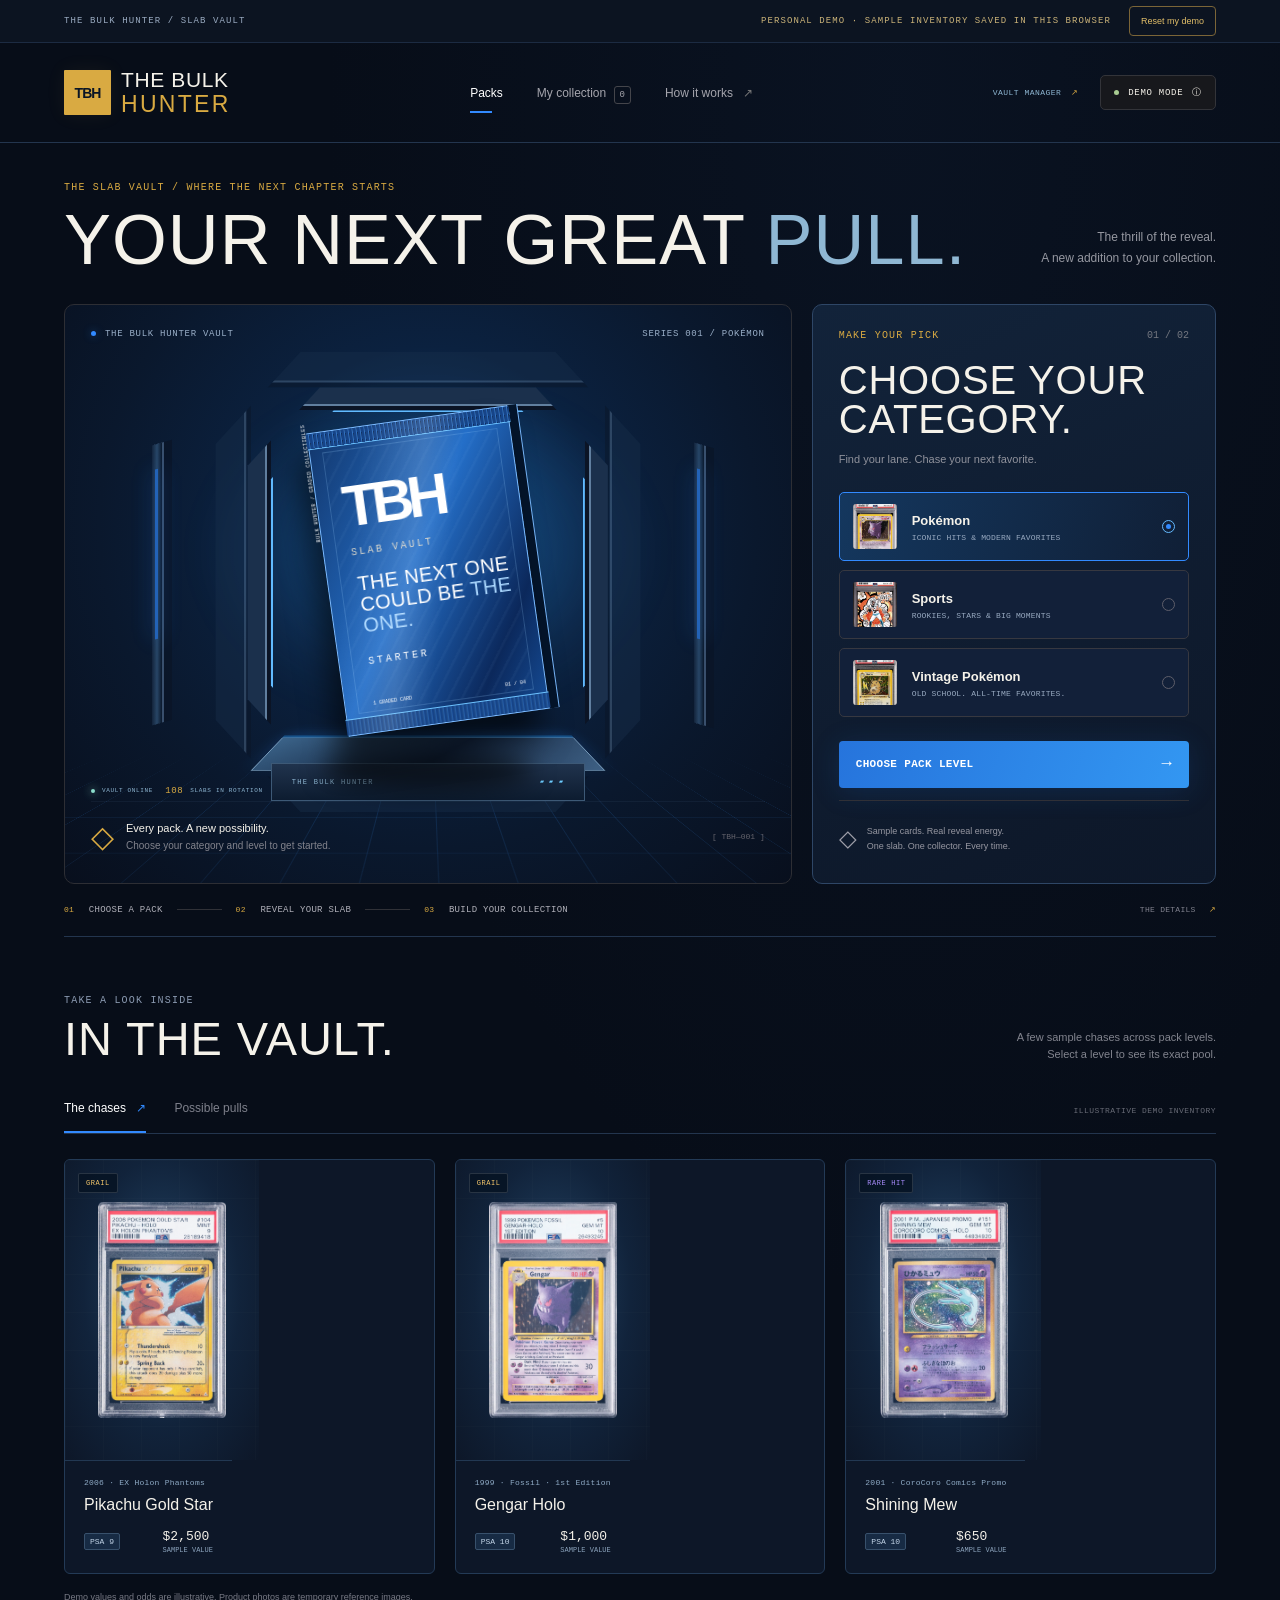
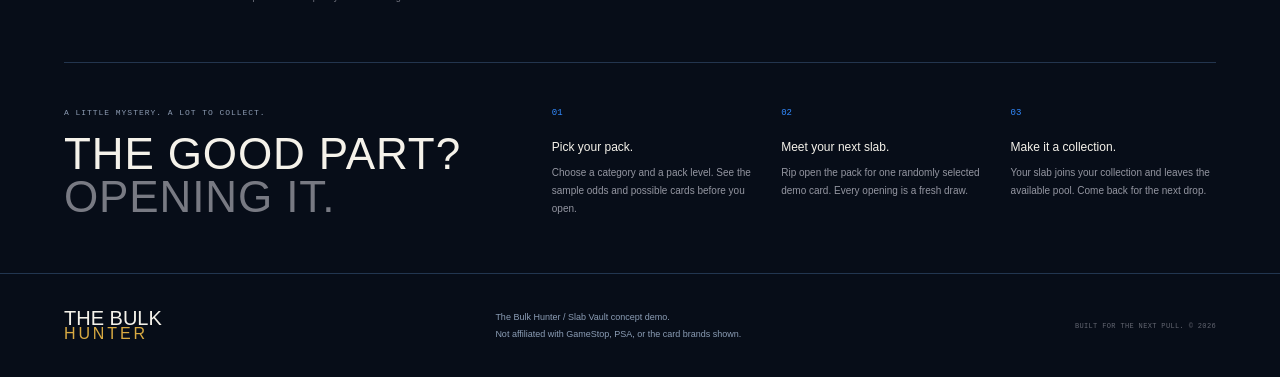
<file: index.html>
<!doctype html>
<html lang="en">
<head>
  <meta name="slab-vault-mode" content="browser-demo">
  <meta charset="utf-8">
  <meta name="viewport" content="width=device-width, initial-scale=1">
  <meta name="theme-color" content="#070d18">
  <meta name="description" content="The Bulk Hunter Slab Vault. Choose your drop, reveal a graded card, and build your collection.">
  <title>The Bulk Hunter — Slab Vault</title>
  <link rel="icon" href="assets/favicon.svg" type="image/svg+xml">
  <link rel="stylesheet" href="styles.css">
  <script type="module" src="app.js"></script>
</head>
<body>
  <a class="skip-link" href="#main">Skip to content</a>
  <div class="announcement"><span>THE BULK HUNTER / SLAB VAULT</span><span class="demo-status" id="demo-mode-label"><i></i> INTERACTIVE DEMO · NO REAL PURCHASES</span><button type="button" id="reset-demo-button" class="browser-reset" hidden>Reset my demo</button></div>
  <header class="site-header">
    <a class="brand" href="#packs" aria-label="The Bulk Hunter home"><span class="brand-mark" aria-hidden="true">TBH</span><span class="brand-type">THE BULK<span>HUNTER</span></span></a>
    <nav aria-label="Main navigation"><a href="#packs" class="nav-link active" data-nav="packs">Packs</a><a href="#collection" class="nav-link" data-nav="collection">My collection <span id="nav-count">0</span></a><button class="nav-link" id="how-button">How it works <span aria-hidden="true">↗</span></button></nav>
    <div class="header-tools"><a href="admin.html" class="manager-link">VAULT MANAGER <span>↗</span></a><button class="demo-pill" id="demo-info"><span class="dot"></span> DEMO MODE <span aria-hidden="true">ⓘ</span></button></div>
  </header>
  <main id="main">
    <section id="shop-view">
      <div class="page-intro"><div><p class="eyebrow">THE SLAB VAULT / WHERE THE NEXT CHAPTER STARTS</p><h1>YOUR NEXT GREAT <span>PULL.</span></h1></div><p class="intro-note">The thrill of the reveal.<br>A new addition to your collection.</p></div>
      <div class="shop-layout">
        <section class="vault-stage" aria-label="Slab pack preview">
          <div class="stage-topline"><span><i class="red-dot"></i> THE BULK HUNTER VAULT</span><span id="stage-code">SERIES 001 / TCG</span></div>
          <div class="stage-grid" aria-hidden="true"></div><div class="stage-light" aria-hidden="true"></div>
          <div class="vault-ring ring-back" aria-hidden="true"></div><div class="vault-ring ring-front" aria-hidden="true"></div>
          <div class="stage-rail rail-left" aria-hidden="true"></div><div class="stage-rail rail-right" aria-hidden="true"></div>
          <div class="pack-shadow" aria-hidden="true"></div>
          <div class="hero-pack" id="hero-pack" aria-hidden="true"><div class="pack-crimp top"></div><div class="pack-side-label">BULK HUNTER / GRADED COLLECTIBLES</div><div class="pack-emblem">TBH<span>SLAB VAULT</span></div><div class="pack-series">THE NEXT ONE<br>COULD BE <em>THE ONE.</em></div><div class="pack-tier" id="pack-tier-name">STARTER</div><div class="pack-footer"><span>1 GRADED CARD</span><span>01 / 04</span></div><div class="pack-crimp bottom"></div><div class="pack-shine"></div></div>
          <div class="pedestal" aria-hidden="true"><div class="pedestal-top"></div><div class="pedestal-front"><span>THE BULK HUNTER</span><b>▰ ▰ ▰</b></div></div>
          <div class="vault-readout"><span class="signal-light"></span><span>VAULT ONLINE</span><strong id="vault-count">—</strong><span>SLABS IN ROTATION</span></div><div class="stage-caption"><span class="caption-icon">◇</span><div><strong>Every pack. A new possibility.</strong><span>Choose your category and level to get started.</span></div><span class="stage-corner">[ TBH—001 ]</span></div>
        </section>
        <aside class="selection-panel" aria-labelledby="selection-heading">
          <div class="panel-header"><p class="eyebrow">MAKE YOUR PICK</p><span id="step-indicator">01 / 02</span></div>
          <div id="category-step"><h2 id="selection-heading">CHOOSE YOUR<br>CATEGORY.</h2><p class="panel-copy">Find your lane. Chase your next favorite.</p><div id="category-list" class="category-list"></div><button class="primary-button" id="continue-button">CHOOSE PACK LEVEL <span>→</span></button></div>
          <div id="tier-step" hidden><button class="back-button" id="back-button">← <span id="selected-category-label">Pokémon</span><span>Change</span></button><h2>CHOOSE YOUR<br>PACK LEVEL.</h2><div id="tier-list" class="tier-list"></div><div class="value-summary"><div><span>Sample value range</span><strong id="value-range"></strong></div><div><span>Cards in this pack</span><strong>1 graded slab</strong></div></div><div class="odds-heading"><span>REVEAL ODDS</span><button class="text-button" id="odds-button">View possible pulls ↗</button></div><div id="odds-list" class="odds-list"></div><button class="primary-button" id="open-button">OPEN A DEMO PACK <span>↗</span></button><p class="demo-caption" id="stock-counter">Connecting to shared inventory</p><p class="demo-caption">Free demo opening · No payment or real prize</p></div>
          <div class="panel-footnote"><span>◇</span><p>Sample cards. Real reveal energy.<br>One slab. One collector. Every time.</p></div>
        </aside>
      </div>
      <div class="trust-strip"><span><b>01</b> CHOOSE A PACK</span><i></i><span><b>02</b> REVEAL YOUR SLAB</span><i></i><span><b>03</b> BUILD YOUR COLLECTION</span><a href="#how-it-works">THE DETAILS <span>↗</span></a></div>
      <section class="inventory-section" aria-labelledby="inventory-heading"><div class="section-heading"><div><p class="eyebrow">TAKE A LOOK INSIDE</p><h2 id="inventory-heading">IN THE VAULT.</h2></div><p id="pool-description">A few of the cards waiting for their next collector.</p></div><div class="inventory-toolbar"><div class="tabs" role="tablist" aria-label="Card preview"><button role="tab" aria-selected="true" id="tab-chases" data-pool="chases">The chases <span>↗</span></button><button role="tab" aria-selected="false" id="tab-all" data-pool="all">Possible pulls</button></div><span class="sample-label">ILLUSTRATIVE DEMO INVENTORY</span></div><div id="card-grid" class="card-grid" role="tabpanel" aria-label="Possible slab cards"></div><p class="image-credit" id="image-credit">Demo values and odds are illustrative. Product photos are temporary reference images.</p></section>
      <section class="how-section" id="how-it-works"><div class="how-title"><p class="eyebrow">A LITTLE MYSTERY. A LOT TO COLLECT.</p><h2>THE GOOD PART?<br><span>OPENING IT.</span></h2></div><div class="how-steps"><article><span>01</span><h3>Pick your pack.</h3><p>Choose a category and a pack level. See the sample odds and possible cards before you open.</p></article><article><span>02</span><h3>Meet your next slab.</h3><p>Rip open the pack for one randomly selected demo card. Every opening is a fresh draw.</p></article><article><span>03</span><h3>Make it a collection.</h3><p>Your slab joins your collection and leaves the available pool. Come back for the next drop.</p></article></div></section>
    </section>
    <section id="collection-view" hidden><div class="collection-heading"><div><p class="eyebrow">YOUR PULLS. YOUR STORY.</p><h1>THE COLLECTION<span>.</span></h1><p id="collection-mode-copy">Every reveal has a place here. Your browser’s collection. Backed by the vault.</p></div><a class="outline-button" href="#packs">OPEN ANOTHER PACK ↗</a></div><div class="collection-stats"><div><span>SLABS REVEALED</span><strong id="collection-total">0</strong></div><div><span>ILLUSTRATIVE TOTAL VALUE</span><strong id="collection-value">$0</strong></div><div><span>RARE + LEGENDARY PULLS</span><strong id="collection-rare">0</strong></div></div><div class="collection-toolbar"><label class="search-box"><span aria-hidden="true">⌕</span><input type="search" id="collection-search" placeholder="Search your collection" aria-label="Search your collection"></label><select id="collection-sort" aria-label="Sort collection"><option value="newest">Newest first</option><option value="value">Highest sample value</option><option value="name">Name A–Z</option></select><button class="outline-button small" id="export-button">EXPORT ↓</button></div><div id="collection-grid" class="card-grid"></div><div class="empty-state" id="collection-empty"><span>◇</span><h2>YOUR FIRST PULL IS WAITING.</h2><p>Open a demo pack and start your collection.</p><a class="primary-button" href="#packs">EXPLORE THE PACKS →</a></div><div class="collection-footer"><p>Demo only. No real purchases, ownership, shipping, or cash value.</p><a href="admin.html" class="text-button">Manage the vault ↗</a></div></section>
  </main>
  <footer class="site-footer"><a class="footer-wordmark" href="#packs">THE BULK<span>HUNTER</span></a><p>The Bulk Hunter / Slab Vault concept demo.<br>Not affiliated with GameStop, PSA, or the card brands shown.</p><span>BUILT FOR THE NEXT PULL. © 2026</span></footer>
  <dialog id="reveal-dialog" class="reveal-dialog" aria-labelledby="reveal-heading"><button class="dialog-close" id="close-reveal" aria-label="Close reveal">×</button><div class="reveal-glow" aria-hidden="true"></div><div class="reveal-inner"><p class="eyebrow" id="reveal-eyebrow">YOUR NEXT PULL IS IN HERE</p><h2 id="reveal-heading">READY TO REVEAL?</h2><p id="reveal-subtitle">One pack. One surprise. Let’s see what’s inside.</p><button id="reveal-pack-button" class="reveal-pack" aria-label="Reveal your random slab"><span class="reveal-pack-logo">THE BULK HUNTER<strong>VAULT</strong></span><span class="reveal-pack-diamond">◇</span><span class="reveal-pack-level"></span><span class="reveal-pack-hint">TAP TO OPEN ↗</span></button><div id="revealed-card" hidden></div><div id="result-copy" class="result-copy" hidden></div><div class="reveal-actions" id="reveal-actions" hidden><button class="primary-button" id="open-again">OPEN ANOTHER ↗</button><button class="outline-button" id="view-collection">VIEW MY COLLECTION</button></div><button class="text-button instant-button" id="instant-reveal">Reveal instantly</button><p class="reveal-disclaimer">DEMO OPENING · SAMPLE CARD · NO REAL PRIZE</p></div></dialog>
  <dialog id="info-dialog" class="info-dialog" aria-labelledby="info-title"><button class="dialog-close" id="close-info" aria-label="Close information">×</button><p class="eyebrow">GOOD TO KNOW</p><h2 id="info-title">THE DEMO DETAILS.</h2><div id="info-content"></div><div class="info-dialog-actions"><button class="outline-button" id="info-cancel" type="button" hidden>Keep my demo</button><button class="primary-button" id="info-done">GOT IT <span>→</span></button></div></dialog>
  <div id="toast" class="toast" role="status" aria-live="polite"></div>
</body>
</html>
</file>
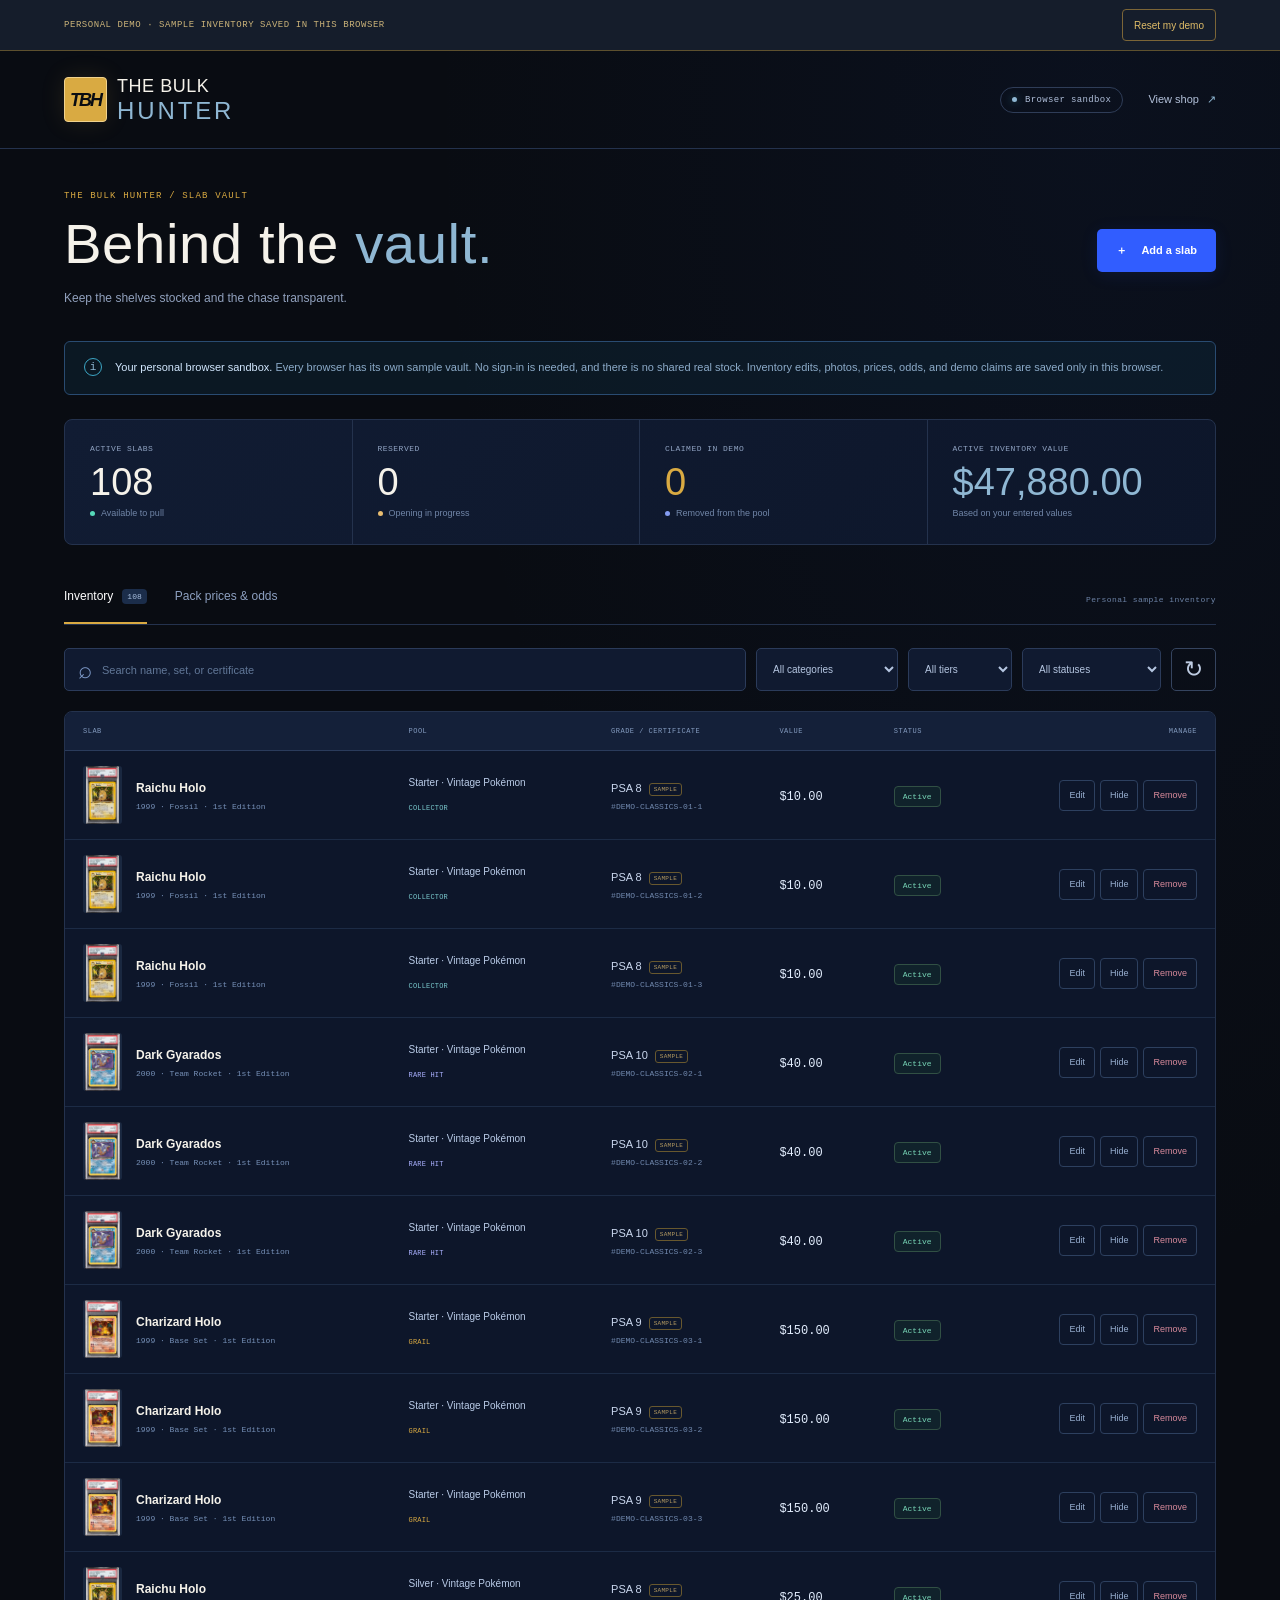
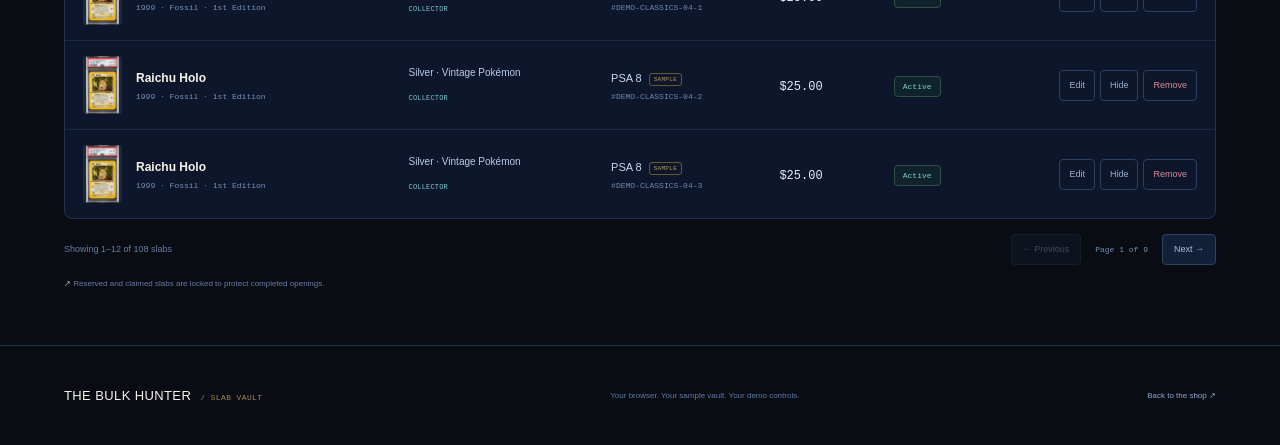
<file: admin.html>
<!doctype html>
<html lang="en">
<head>
  <meta name="slab-vault-mode" content="browser-demo">
  <meta charset="utf-8">
  <meta name="viewport" content="width=device-width, initial-scale=1">
  <meta name="robots" content="noindex, nofollow">
  <meta name="theme-color" content="#090c12">
  <title>Slab Vault manager — The Bulk Hunter</title>
  <link rel="icon" href="./assets/favicon.svg" type="image/svg+xml">
  <link rel="stylesheet" href="./admin.css">
  <script type="module" src="./admin.js"></script>
</head>
<body>
  <a class="skip-link" href="#main">Skip to manager</a>
  <div id="browser-demo-banner" class="personal-demo-banner" hidden><span>PERSONAL DEMO · SAMPLE INVENTORY SAVED IN THIS BROWSER</span><button type="button" id="reset-demo-button" class="browser-reset" hidden>Reset my demo</button></div>
  <header class="admin-header">
    <a class="brand" href="./index.html#packs" aria-label="The Bulk Hunter shop"><span class="brand-mark" aria-hidden="true">TBH</span><span>THE BULK<span class="brand-suffix">HUNTER</span></span></a>
    <div class="header-actions"><span class="environment" id="environment"><i aria-hidden="true"></i> Connecting</span><a class="back-link" href="./index.html">View shop <span aria-hidden="true">↗</span></a><button id="logout-button" class="button ghost small" type="button" hidden>Sign out</button></div>
  </header>
  <main id="main" class="admin-main">
    <section id="login-view" class="login-layout" aria-labelledby="login-title">
      <div class="login-intro"><p class="eyebrow">BEHIND THE VAULT</p><h1>Your slabs.<br>Your <span>control room.</span></h1><p>Manage the inventory, set pack prices, and keep the odds clear for every collector.</p><div class="login-detail"><span aria-hidden="true">◇</span><div><strong>One place to run the collection</strong><span>Changes here update the shared inventory for the shop.</span></div></div></div>
      <div class="login-card"><div class="lock-icon" aria-hidden="true">⌑</div><p class="eyebrow">OWNER ACCESS</p><h2>Open the manager</h2><p class="muted">Enter the admin password configured for this deployment.</p><form id="login-form" method="post"><label for="admin-password">Admin password</label><div class="password-input"><input id="admin-password" name="password" type="password" autocomplete="current-password" required disabled><button id="password-toggle" type="button" aria-label="Show password" aria-pressed="false" disabled>Show</button></div><button class="button primary full" id="login-button" type="submit" disabled>Sign in <span aria-hidden="true">→</span></button></form><p class="form-message" id="login-message" role="status" aria-live="polite">Checking your session…</p><p class="secure-note"><span aria-hidden="true">●</span> Password required · Secure session</p></div>
    </section>

    <div id="manager-view" hidden>
      <section class="page-heading"><div><p class="eyebrow">THE BULK HUNTER / SLAB VAULT</p><h1>Behind the <span>vault.</span></h1><p class="muted">Keep the shelves stocked and the chase transparent.</p></div><button id="add-slab-button" class="button primary" type="button"><span aria-hidden="true">＋</span> Add a slab</button></section>
      <div id="local-mode-notice" class="notice" hidden><span class="notice-symbol" aria-hidden="true">i</span><p><strong>Local sandbox.</strong> Admin access is unlocked only on this computer. Changes are saved in this sandbox's shared inventory.</p></div>
      <div id="manager-message" class="banner" role="status" aria-live="polite" hidden></div>
      <div class="stats-grid" aria-label="Inventory overview"><article class="stat"><span>ACTIVE SLABS</span><strong id="stat-active">—</strong><p><i class="status-dot active" aria-hidden="true"></i> Available to pull</p></article><article class="stat"><span>RESERVED</span><strong id="stat-reserved">—</strong><p><i class="status-dot reserved" aria-hidden="true"></i> Opening in progress</p></article><article class="stat"><span>CLAIMED IN DEMO</span><strong id="stat-sold">—</strong><p><i class="status-dot sold" aria-hidden="true"></i> Removed from the pool</p></article><article class="stat"><span>ACTIVE INVENTORY VALUE</span><strong id="stat-value">—</strong><p>Based on your entered values</p></article></div>
      <div class="section-tabs" role="tablist" aria-label="Manager section"><button id="inventory-tab" class="section-tab selected" type="button" role="tab" aria-selected="true" aria-controls="inventory-panel" tabindex="0">Inventory <span id="inventory-count">0</span></button><button id="settings-tab" class="section-tab" type="button" role="tab" aria-selected="false" aria-controls="settings-panel" tabindex="-1">Pack prices & odds</button><div class="sync-label" id="sync-label">Shared inventory</div></div>

      <section id="inventory-panel" role="tabpanel" aria-labelledby="inventory-tab">
        <div class="inventory-toolbar"><label class="search-field"><span aria-hidden="true">⌕</span><input id="inventory-search" type="search" placeholder="Search name, set, or certificate" aria-label="Search slab inventory"></label><label class="sr-only" for="filter-category">Category</label><select id="filter-category"><option value="">All categories</option></select><label class="sr-only" for="filter-tier">Pack tier</label><select id="filter-tier"><option value="">All tiers</option></select><label class="sr-only" for="filter-status">Status</label><select id="filter-status"><option value="">All statuses</option><option value="active">Active</option><option value="hidden">Hidden</option><option value="reserved">Reserved</option><option value="sold">Claimed in demo</option></select><button id="refresh-button" class="button ghost icon-button" aria-label="Refresh inventory" title="Refresh inventory" type="button">↻</button></div>
        <p class="table-scroll-hint">Swipe the table for all details and controls. <span aria-hidden="true">↔</span></p><div class="table-wrap" role="region" aria-label="Slab inventory, scroll horizontally for more columns" tabindex="0"><table class="inventory-table"><thead><tr><th scope="col">SLAB</th><th scope="col">POOL</th><th scope="col">GRADE / CERTIFICATE</th><th scope="col">VALUE</th><th scope="col">STATUS</th><th scope="col" class="actions-heading">MANAGE</th></tr></thead><tbody id="inventory-body"></tbody></table><div class="empty-state" id="inventory-empty" hidden><span aria-hidden="true">◇</span><h2>No slabs here yet.</h2><p id="empty-copy">Add your first slab to start building the pool.</p><button id="empty-add-button" class="button primary" type="button">Add a slab</button><button id="clear-filters-button" class="button ghost" type="button" hidden>Clear filters</button></div></div>
        <div class="table-footer"><span id="showing-count">Loading inventory…</span><p><span aria-hidden="true">↗</span> Reserved and claimed slabs are locked to protect completed openings.</p></div>
      </section>

      <section id="settings-panel" role="tabpanel" aria-labelledby="settings-tab" hidden>
        <div class="settings-heading"><div><h2>Set the chase.</h2><p class="muted">Control the price and hit frequency for each pack tier.</p></div></div>
        <div class="notice"><span class="notice-symbol" aria-hidden="true">i</span><p><strong>The odds are public.</strong> These percentages are shown in the shop. Each tier must total 100%. Keep active inventory in every rarity with a nonzero chance.</p></div>
        <form id="settings-form"><div id="tier-settings" class="tier-settings-grid"></div><div class="settings-footer"><p>Changes apply to future openings. Existing collection records stay intact.</p><button id="save-settings-button" class="button primary" type="submit">Save prices & odds <span aria-hidden="true">→</span></button></div><p class="form-message" id="settings-message" role="status" aria-live="polite"></p></form>
      </section>
    </div>
  </main>
  <footer class="admin-footer"><span>THE BULK HUNTER <b>/ SLAB VAULT</b></span><p id="manager-footer-copy">Shared inventory. Clear odds. A better collecting experience.</p><a href="./index.html">Back to the shop ↗</a></footer>

  <dialog id="slab-dialog" class="editor-dialog" aria-labelledby="slab-dialog-title"><div class="dialog-header"><div><p class="eyebrow">INVENTORY</p><h2 id="slab-dialog-title">Add a slab</h2></div><button id="close-slab-dialog" class="close-button" type="button" aria-label="Close slab editor">×</button></div><form id="slab-form"><input id="slab-id" type="hidden"><div class="editor-layout"><div class="editor-fields"><div class="field"><label for="slab-name">Card name <span>*</span></label><input id="slab-name" name="name" maxlength="150" required placeholder="e.g. Charizard Holo"></div><div class="field"><label for="slab-set">Set / edition <span>*</span></label><input id="slab-set" name="set" maxlength="150" required placeholder="e.g. Base Set · 1st Edition"></div><div class="field-row"><div class="field"><label for="slab-year">Year <span>*</span></label><input id="slab-year" name="year" type="number" min="1850" max="2100" step="1" required placeholder="1999"></div><div class="field"><label for="slab-value">Estimated value ($) <span>*</span></label><input id="slab-value" name="value" type="number" min="0" max="10000000" step="0.01" required placeholder="0.00"></div></div><div class="field-row"><div class="field"><label for="slab-grader">Grading company <span>*</span></label><input id="slab-grader" name="grader" list="grader-options" maxlength="20" required placeholder="PSA"><datalist id="grader-options"><option value="PSA"><option value="BGS"><option value="CGC"><option value="SGC"><option value="TAG"></datalist></div><div class="field"><label for="slab-grade">Grade <span>*</span></label><input id="slab-grade" name="grade" type="number" min="1" max="10" step="0.5" required placeholder="10"></div></div><div class="field"><label for="slab-cert">Certificate number <span>*</span></label><input id="slab-cert" name="certNumber" maxlength="100" required autocomplete="off" placeholder="Unique grading certificate"><small>Each physical slab needs its own certificate number.</small></div><div class="field-row"><div class="field"><label for="slab-category">Category <span>*</span></label><select id="slab-category" name="category" required></select></div><div class="field"><label for="slab-tier">Pack tier <span>*</span></label><select id="slab-tier" name="tierId" required></select></div></div><div class="field-row"><div class="field"><label for="slab-rarity">Rarity <span>*</span></label><select id="slab-rarity" name="rarity" required><option value="common">Collector</option><option value="rare">Rare hit</option><option value="legendary">Grail</option></select></div><div class="field"><label for="slab-status">Availability</label><select id="slab-status" name="status"><option value="active">Active — available to pull</option><option value="hidden">Hidden — off the shelf</option></select></div></div></div><aside class="image-editor"><div class="image-preview" id="image-preview"><img id="slab-preview-image" alt="Slab image preview" hidden><div id="image-placeholder"><span aria-hidden="true">◇</span><p>Your slab preview</p></div></div><div class="field"><label for="slab-image">Image URL or asset path <span>*</span></label><input id="slab-image" name="image" type="text" maxlength="2000" required placeholder="https://… or ./assets/card.jpg"><small>Use a secure HTTPS image URL or a file in this site's assets folder.</small></div></aside></div><p class="form-message" id="slab-message" role="status" aria-live="polite"></p><div class="dialog-footer"><button id="cancel-slab-button" class="button ghost" type="button">Cancel</button><button id="save-slab-button" class="button primary" type="submit">Save slab <span aria-hidden="true">→</span></button></div></form></dialog>

  <dialog id="confirm-dialog" class="confirm-dialog" aria-labelledby="confirm-title" aria-describedby="confirm-copy"><div class="confirm-icon" id="confirm-icon" aria-hidden="true">◇</div><h2 id="confirm-title">Confirm change</h2><p id="confirm-copy"></p><div class="confirm-actions"><button class="button ghost" id="confirm-cancel" type="button">Cancel</button><button class="button primary" id="confirm-action" type="button">Confirm</button></div></dialog>
  <div class="toast" id="admin-toast" role="status" aria-live="polite"></div>
</body>
</html>
</file>
<file: styles.css>
:root{color-scheme:dark;--bg:#070d18;--panel:#101c2e;--line:#23354e;--muted:#8a8c94;--red:#328aff;--white:#f5f2ea;--mono:'Courier New',monospace;--display:Impact,'Arial Narrow',sans-serif}*{box-sizing:border-box}html{scroll-behavior:smooth;scroll-padding-top:24px}body{margin:0;background:var(--bg);color:var(--white);font-family:Arial,Helvetica,sans-serif;font-size:14px;line-height:1.5}button,input,select{font:inherit}button,a,select{-webkit-tap-highlight-color:transparent}button,a{touch-action:manipulation}button{cursor:pointer}a{color:inherit;text-decoration:none}button{color:inherit}button:disabled{cursor:wait;opacity:.6}button:focus-visible,a:focus-visible,input:focus-visible,select:focus-visible{outline:2px solid #fff;outline-offset:5px}button{border:0}h1,h2,h3,p{margin:0}h1,h2{font-family:var(--display);font-weight:400;line-height:.98;letter-spacing:.02em}h1{font-size:clamp(44px,5.5vw,78px)}h2{font-size:42px}img{display:block;max-width:100%}[hidden]{display:none!important}.skip-link{position:fixed;top:-70px;left:12px;padding:12px;background:#fff;color:#111;z-index:50}.skip-link:focus{top:10px}.announcement{height:32px;background:#151619;border-bottom:1px solid #25262a;display:flex;align-items:center;justify-content:space-between;padding:0 5%;font:9px var(--mono);letter-spacing:.12em;color:#a8a9af}.demo-status{display:flex;align-items:center;gap:8px}.demo-status i,.dot,.red-dot{display:inline-block;width:5px;height:5px;border-radius:50%;background:var(--red);box-shadow:0 0 9px #328aff70}.site-header{height:100px;max-width:1540px;margin:auto;display:flex;justify-content:space-between;align-items:center;padding:0 5%;border-bottom:1px solid var(--line)}.brand{display:flex;align-items:center;gap:10px}.brand-mark{font:bold italic 39px Arial;letter-spacing:-12px;background:var(--red);width:47px;height:45px;line-height:40px;border-radius:2px;color:#fff;padding-left:3px;padding-right:12px}.brand-mark span{position:relative;top:2px}.brand-type{font-family:var(--display);font-size:20px;letter-spacing:.025em;line-height:.85}.brand-type>span{display:block;font-size:27px;letter-spacing:.14em;margin-top:4px}.brand-dot{font:9px Arial;vertical-align:top;position:relative;top:2px;letter-spacing:0}.site-header nav{display:flex;align-items:center;gap:34px}.nav-link{font-size:12px;background:none;color:#a5a5ad;position:relative;padding:11px 0;white-space:nowrap}.nav-link:hover,.nav-link.active{color:#fff}.nav-link.active:after{content:'';position:absolute;bottom:0;left:0;width:22px;height:2px;background:var(--red)}#nav-count{font:9px var(--mono);padding:3px 5px;border:1px solid #44454b;border-radius:3px;margin-left:4px}.demo-pill{font:9px var(--mono);letter-spacing:.08em;background:#17181c;border:1px solid #333439;border-radius:5px;padding:10px 13px;display:flex;gap:9px;align-items:center}.dot{background:#a9cc92;box-shadow:none}.site-header nav button span{margin-left:7px;color:#777}.eyebrow{font:10px var(--mono);letter-spacing:.12em;color:var(--muted)}main{max-width:1540px;margin:0 auto;padding:0 5%}.page-intro{display:flex;align-items:flex-end;justify-content:space-between;padding:39px 0 30px}.page-intro .eyebrow{margin-bottom:12px}.page-intro h1 span{color:var(--red)}.intro-note{font-size:12px;color:#9698a1;text-align:right;line-height:1.7;margin-bottom:6px}.shop-layout{display:grid;grid-template-columns:minmax(0,1.8fr) minmax(330px,1fr);gap:20px}.vault-stage{min-height:580px;position:relative;overflow:hidden;border:1px solid #2d2e34;border-radius:10px;background:radial-gradient(ellipse at 50% 38%,#0b315c 0%,#0b1c35 35%,#0b1729 64%,#080f1d 100%);isolation:isolate}.stage-topline{position:absolute;z-index:5;top:24px;left:26px;right:26px;display:flex;justify-content:space-between;font:9px var(--mono);color:#a1a1a8;letter-spacing:.08em}.stage-topline>span:first-child{display:flex;align-items:center;gap:9px}.stage-grid{position:absolute;inset:55% -60% -25%;background-image:linear-gradient(#328aff25 1px,transparent 1px),linear-gradient(90deg,#328aff25 1px,transparent 1px);background-size:62px 62px;transform:perspective(330px) rotateX(58deg);mask-image:linear-gradient(transparent,#000 45%,transparent)}.stage-light{position:absolute;width:70%;height:65%;left:15%;top:10%;background:radial-gradient(ellipse,#329dff38,transparent 65%);filter:blur(15px)}.vault-ring{position:absolute;left:50%;top:48%;border:17px solid #1b304c;box-shadow:inset 0 0 0 2px #617f9f,inset 0 0 0 6px #0b1425,0 0 0 2px #344f70,0 0 70px #167aff26;clip-path:polygon(20% 0,80% 0,100% 20%,100% 80%,80% 100%,20% 100%,0 80%,0 20%);width:360px;height:390px;transform:translate(-50%,-50%)}.ring-back{opacity:.4;transform:translate(-50%,-50%) scale(1.18);border-width:24px}.ring-front:after{content:'';position:absolute;inset:6px;border:2px solid #70bbff;clip-path:polygon(20% 0,80% 0,100% 20%,100% 80%,80% 100%,20% 100%,0 80%,0 20%);box-shadow:0 0 12px #328aff}.stage-rail{position:absolute;width:10px;height:280px;background:linear-gradient(90deg,#1a2b44,#395f86,#0c182a);top:24%;box-shadow:2px 0 0 #536e90,10px 0 0 #0b1425;opacity:.65}.rail-left{left:12%;transform:skewY(-16deg)}.rail-right{right:12%;transform:skewY(16deg)}.stage-rail:after{content:'';position:absolute;width:3px;height:170px;background:var(--red);top:25px;left:3px;box-shadow:0 0 15px #ed2136}.hero-pack{position:absolute;width:203px;height:306px;top:46%;left:50%;transform:translate(-50%,-50%) rotate(-8deg);background:linear-gradient(120deg,#12366b,#246fc9 45%,#0b285b 80%,#164d97);border:1px solid #7ab9ff;box-shadow:-12px 25px 30px #0009,9px 0 0 #05182e,10px 0 0 #328aff;z-index:4;color:#fff;transition:transform .6s;animation:float-pack 6s ease-in-out infinite}.hero-pack:before{content:'';position:absolute;inset:20px 12px;border:1px solid #9bcfff33;background:repeating-linear-gradient(-55deg,transparent,transparent 9px,#f1d4d809 10px,#f1d4d809 12px)}.hero-pack:after{content:'';position:absolute;right:10px;top:45%;font:120px var(--display);color:#ffffff09}.pack-crimp{position:absolute;height:15px;left:-2px;right:-2px;background:repeating-linear-gradient(90deg,#164488 0,#164488 2px,#3474c2 3px,#0f2c59 4px);box-shadow:0 1px 0 #6cc2ff}.pack-crimp.top{top:0}.pack-crimp.bottom{bottom:0;transform:rotate(180deg)}.pack-side-label{position:absolute;top:46px;left:-62px;transform:rotate(-90deg);font:5px var(--mono);letter-spacing:.12em}.pack-emblem{position:absolute;top:43px;left:30px;font:bold italic 64px Arial;letter-spacing:-6px;line-height:.8}.pack-emblem span{display:block;font:14px var(--display);letter-spacing:.42em;margin-left:5px;margin-top:10px}.pack-series{position:absolute;top:145px;left:29px;font:20px var(--display);line-height:1.05;letter-spacing:.02em}.pack-series em{font-style:normal;color:#abd8ff}.pack-tier{position:absolute;top:228px;left:29px;font:10px var(--mono);letter-spacing:.28em}.pack-footer{position:absolute;bottom:25px;left:28px;right:19px;display:flex;justify-content:space-between;font:5px var(--mono)}.pack-shine{position:absolute;inset:0;background:linear-gradient(105deg,transparent 20%,#fff2 43%,transparent 57%);pointer-events:none}.pack-shadow{position:absolute;top:77%;left:50%;width:210px;height:40px;transform:translateX(-50%);border-radius:50%;background:#0009;filter:blur(12px);z-index:3}.pedestal{position:absolute;top:73%;left:50%;width:320px;height:70px;transform:translateX(-50%);z-index:2}.pedestal-top{height:51px;background:linear-gradient(140deg,#42404a,#17171e 55%,#46404c);transform:perspective(200px) rotateX(50deg);border:1px solid #75616c;box-shadow:0 -4px 0 #28a2ff55,0 -10px 20px #2585ff30}.pedestal-front{position:absolute;top:36px;left:3px;right:3px;height:38px;background:linear-gradient(#24232d,#17171e);border:1px solid #4d414a;display:flex;align-items:center;justify-content:space-between;padding:0 20px;font:7px var(--mono);letter-spacing:.18em;color:#77737e}.pedestal-front b{font-size:5px;color:#6dccff}.stage-caption{position:absolute;bottom:24px;left:26px;right:26px;display:flex;align-items:center;gap:12px;font-size:11px}.caption-icon{font-size:30px;color:#d9aa42}.stage-caption strong{display:block;font-weight:500}.stage-caption div>span{display:block;color:#82838c;font-size:10px;margin-top:2px}.stage-corner{margin-left:auto;font:8px var(--mono);color:#64636c}.selection-panel{border:1px solid #34343b;border-radius:10px;background:linear-gradient(150deg,#101d30,#0d1727);padding:25px 26px;display:flex;flex-direction:column}.panel-header{display:flex;justify-content:space-between;align-items:center;margin-bottom:20px}.panel-header>span{font:10px var(--mono);color:#747780}.selection-panel h2{font-size:40px}.panel-copy{color:#90929c;font-size:11px;margin-top:12px}.category-list{display:grid;gap:9px;margin:24px 0}.category-choice{display:flex;align-items:center;width:100%;gap:15px;border:1px solid #373840;border-radius:5px;background:#122039;padding:11px 13px;text-align:left;transition:.2s}.category-choice:hover{border-color:#777}.category-choice.selected{border-color:var(--red);background:linear-gradient(90deg,#153a63,#10213b)}.category-thumb{width:44px;height:45px;object-fit:cover;object-position:50% 35%;border-radius:3px;filter:saturate(.8);background:#35353c}.category-choice div{flex:1}.category-choice strong{display:block;font-weight:600;font-size:13px}.category-choice small{display:block;font:8px var(--mono);color:#92919b;margin-top:3px;text-transform:uppercase;letter-spacing:.02em}.choice-dot{width:13px;height:13px;border:1px solid #5e5e6a;border-radius:50%;position:relative}.selected .choice-dot{border-color:#64baff}.selected .choice-dot:after{content:'';position:absolute;inset:3px;border-radius:50%;background:var(--red)}.primary-button{width:100%;min-height:47px;padding:14px 17px;border-radius:4px;background:var(--red);font:11px var(--mono);font-weight:bold;letter-spacing:.03em;color:white;display:flex;align-items:center;justify-content:space-between;box-shadow:0 0 27px #328aff1b;transition:background .15s,transform .15s}.primary-button:hover{background:#ff4052;transform:translateY(-1px)}.primary-button:active{transform:translateY(0)}.primary-button>span{font-size:17px;line-height:0}.panel-footnote{border-top:1px solid #303036;margin-top:auto;padding-top:19px;display:flex;gap:10px;align-items:center;color:#9697a1;font-size:9px;line-height:1.65}.panel-footnote>span{font-size:23px;color:#a0a0aa}.back-button{display:flex;gap:8px;width:100%;align-items:center;text-align:left;font-size:10px;background:none;padding:0;margin-bottom:18px;color:#b6b7bf}.back-button span:last-child{margin-left:auto;color:#8d8d98;font:9px var(--mono);text-decoration:underline}.tier-list{display:grid;grid-template-columns:1fr 1fr;gap:8px;margin:19px 0 16px}.tier-choice{background:#13223b;border:1px solid #3e3f47;border-radius:4px;padding:11px 8px;text-align:left;position:relative}.tier-choice strong{display:block;font:11px var(--mono);text-transform:uppercase;letter-spacing:.03em}.tier-choice span{color:#9c9ca6;font-size:11px;margin-top:3px;display:block}.tier-choice.selected{border-color:var(--red);background:#123357}.tier-choice.selected:after{content:'✓';position:absolute;right:9px;top:9px;color:#66bdff;font-size:10px}.tier-choice:hover{border-color:#b7b7bf}.tier-choice.selected span{color:#fff}.value-summary{display:flex;justify-content:space-between;padding-bottom:15px;border-bottom:1px solid var(--line)}.value-summary span{display:block;font-size:9px;color:#92929e}.value-summary strong{font-size:13px;font-weight:500;display:block;margin-top:3px}.value-summary div:last-child{text-align:right}.odds-heading{display:flex;align-items:center;justify-content:space-between;margin-top:15px;font:8px var(--mono);color:#93939f}.text-button{padding:0;background:none;font:9px var(--mono);color:#b8b8c1;text-decoration:underline;text-underline-offset:4px}.text-button:hover{color:#fff}.odds-list{display:flex;gap:8px;margin:11px 0 18px}.odds-item{flex:1;background:#202126;border:1px solid #34343c;border-radius:3px;padding:8px}.odds-item span{display:flex;gap:5px;align-items:center;font:8px var(--mono);color:#b3b3bf}.odds-item i{width:4px;height:4px;background:var(--rarity);border-radius:50%}.odds-item strong{font:15px var(--mono);display:block;margin-top:4px}.demo-caption{text-align:center;color:#8f8f9a;font-size:8px;margin:10px 0 17px}.trust-strip{display:flex;align-items:center;justify-content:space-between;gap:14px;padding:21px 0;border-bottom:1px solid var(--line);font:9px var(--mono);letter-spacing:.03em;color:#b1b1ba}.trust-strip b{font-weight:400;color:#d9aa42;margin-right:9px;font-size:8px}.trust-strip>i{width:45px;height:1px;background:#303137}.trust-strip>a{color:#81828e;margin-left:auto;font-size:8px}.trust-strip>a span{color:#d9aa42;margin-left:8px}.inventory-section{padding:58px 0 0}.section-heading{display:flex;align-items:flex-end;justify-content:space-between;margin-bottom:25px}.section-heading .eyebrow{margin-bottom:10px}.section-heading h2{font-size:47px}.section-heading>p{font-size:11px;color:#82848e;max-width:230px;text-align:right}.inventory-toolbar{display:flex;justify-content:space-between;align-items:center;border-bottom:1px solid var(--line);margin-bottom:25px}.tabs{display:flex;gap:28px}.tabs button{background:none;padding:12px 0 14px;color:#7e808b;border-bottom:2px solid transparent;font-size:12px}.tabs button[aria-selected=true]{color:#fff;border-color:var(--red)}.tabs button span{color:var(--red);margin-left:7px}.sample-label{font:8px var(--mono);color:#686b76;letter-spacing:.06em}.card-grid{display:grid;grid-template-columns:repeat(3,minmax(0,1fr));gap:20px}.slab-card{position:relative;background:#0d1728;border:1px solid #292a30;border-radius:6px;overflow:hidden;text-align:left;padding:0;display:flex;flex-direction:column;transition:border-color .2s,transform .2s;min-width:0;width:100%}.slab-card:hover{border-color:#66646e;transform:translateY(-4px)}.card-art{position:relative;height:300px;display:flex;justify-content:center;align-items:center;overflow:hidden;background:radial-gradient(ellipse at 50% 44%,#29282e 0,#101b2e 57%,#121318 100%);padding:20px}.card-art:before{content:'';position:absolute;inset:0;background-image:linear-gradient(#ffffff03 1px,transparent 1px),linear-gradient(90deg,#ffffff03 1px,transparent 1px);background-size:38px 38px}.card-art img{height:100%;max-width:83%;width:auto;object-fit:contain;position:relative;border-radius:6px;mix-blend-mode:screen;filter:drop-shadow(0 9px 11px #0008);transition:transform .35s}.slab-card:hover img{transform:rotate(2deg) scale(1.04)}.rarity-badge{position:absolute;top:13px;left:13px;font:7px var(--mono);letter-spacing:.08em;padding:5px 7px;border:1px solid #ffffff22;border-radius:2px;background:#101114d9;color:var(--rarity);z-index:2;text-transform:uppercase}.card-details{padding:17px 19px 19px;border-top:1px solid #2a2b31;flex:1;display:flex;flex-direction:column}.card-details .card-set{font:8px var(--mono);color:#8a8b96;letter-spacing:.03em;white-space:nowrap;overflow:hidden;text-overflow:ellipsis}.card-details h3{font-size:16px;font-weight:500;line-height:1.35;margin:7px 0 13px}.card-meta{display:flex;align-items:center;justify-content:space-between;margin-top:auto}.grade-badge{font:8px var(--mono);padding:3px 5px;background:#202126;color:#c2c2ca;border:1px solid #41414b;border-radius:2px}.card-meta strong{font:13px var(--mono)}.card-meta strong small{font:7px var(--mono);color:#858691;display:block;text-align:right;margin-top:2px}.image-credit{font-size:9px;color:#777984;padding-top:17px}.how-section{border-top:1px solid var(--line);margin-top:58px;padding:45px 0 55px;display:grid;grid-template-columns:1fr 1.5fr;gap:45px}.how-title .eyebrow{margin-bottom:15px;font-size:8px}.how-title h2{font-size:44px}.how-title h2 span{color:#787a83}.how-steps{display:flex;gap:24px}.how-steps article{flex:1}.how-steps article>span{font:9px var(--mono);color:var(--red);display:block;margin-bottom:20px}.how-steps h3{font-size:12px;margin-bottom:8px;font-weight:500}.how-steps p{font-size:10px;line-height:1.8;color:#9496a1}.site-footer{padding:35px 5%;border-top:1px solid var(--line);display:flex;align-items:center;justify-content:space-between;gap:30px;max-width:1540px;margin:auto}.footer-wordmark{font:20px var(--display);line-height:.9}.footer-wordmark span{display:block;color:var(--red);letter-spacing:.18em;font-size:16px}.site-footer p{font-size:9px;color:#7c7f89;line-height:1.8}.site-footer>span{font:7px var(--mono);color:#626570;letter-spacing:.05em}.collection-heading{padding:52px 0 35px;display:flex;align-items:flex-end;justify-content:space-between;gap:30px}.collection-heading .eyebrow{margin-bottom:13px}.collection-heading h1{font-size:62px}.collection-heading h1>span{color:var(--red)}.collection-heading p:last-child{color:#92949e;font-size:12px;margin-top:16px}.outline-button{border:1px solid #52535c;border-radius:4px;background:transparent;padding:13px 18px;display:inline-flex;align-items:center;justify-content:center;font:10px var(--mono);min-height:43px;white-space:nowrap}.outline-button:hover{background:#25262c;border-color:#9a9aa4}.collection-stats{display:grid;grid-template-columns:repeat(3,1fr);border:1px solid var(--line);border-radius:6px;background:#0d1728;margin-bottom:30px}.collection-stats>div{padding:25px 27px;border-right:1px solid var(--line)}.collection-stats>div:last-child{border:0}.collection-stats span{display:block;font:8px var(--mono);letter-spacing:.05em;color:#9395a1}.collection-stats strong{font:32px var(--display);display:block;margin-top:8px}.collection-toolbar{display:flex;gap:13px;align-items:center;margin-bottom:25px}.search-box{display:flex;align-items:center;border:1px solid #363740;border-radius:4px;background:#15161b;padding:10px 14px;flex:1;gap:10px}.search-box span{font-size:20px;line-height:1;color:#868997}.search-box input{background:none;border:0;color:#fff;min-width:0;width:100%;font-size:12px}.search-box input:focus{outline:none}.search-box:focus-within{outline:1px solid #aaa}select{background:#15161b;border:1px solid #3c3d47;border-radius:4px;color:#c0c1ca;padding:12px;font-size:11px}.small{font-size:9px}.collection-footer{display:flex;justify-content:space-between;gap:20px;margin:30px 0 55px;padding-top:25px;border-top:1px solid var(--line)}.collection-footer p{font-size:10px;color:#898b96}.empty-state{text-align:center;min-height:320px;padding:50px 20px}.empty-state>span{font-size:40px;color:var(--red)}.empty-state h2{font-size:32px;margin:15px 0 12px}.empty-state p{color:#9295a0;font-size:12px}.empty-state .primary-button{max-width:250px;margin:25px auto 0}.reveal-dialog{border:1px solid #42414c;border-radius:12px;width:680px;max-width:calc(100% - 28px);max-height:96dvh;background:#0d0d12;padding:30px;overflow:auto;color:#fff;text-align:center;box-shadow:0 0 120px #328aff17}.reveal-dialog::backdrop,.info-dialog::backdrop{background:#030407e8;backdrop-filter:blur(8px)}.dialog-close{position:absolute;right:18px;top:13px;background:transparent;font-size:26px;font-weight:200;color:#8c8e9a;z-index:5;width:30px;height:30px}.dialog-close:hover{color:#fff}.reveal-glow{position:absolute;inset:0;pointer-events:none;background:radial-gradient(ellipse at 50% 45%,#145dba45,transparent 65%)}.reveal-inner{position:relative}.reveal-inner>.eyebrow{font-size:8px;margin-top:10px;color:#d9aa42}.reveal-inner>h2{font-size:42px;margin:12px 0}.reveal-inner>p:not(.eyebrow):not(.reveal-disclaimer){font-size:11px;color:#91939e}.reveal-pack{position:relative;display:flex;flex-direction:column;align-items:center;justify-content:space-between;width:190px;height:280px;margin:30px auto 24px;background:linear-gradient(130deg,#123a78,#2478dc 45%,#0d2a5e);color:#fff;border:2px solid #6bbaff;transform:rotate(-7deg);box-shadow:8px 5px 0 #06172f,0 20px 40px #0007;padding:28px 12px 22px;animation:float-pack 5s ease-in-out infinite}.reveal-pack:before,.reveal-pack:after{content:'';position:absolute;height:9px;left:-2px;right:-2px;background:repeating-linear-gradient(90deg,#1a4d94 0,#1a4d94 3px,#4f9fec 4px,#102d5b 5px)}.reveal-pack:before{top:0}.reveal-pack:after{bottom:0}.reveal-pack-logo{font:18px var(--display);letter-spacing:.02em;line-height:.9}.reveal-pack-logo strong{display:block;font:34px var(--display);letter-spacing:.22em;margin-left:7px;margin-top:5px}.reveal-pack-diamond{font:80px Arial;line-height:1;color:#a7d8ff99}.reveal-pack-level{font:10px var(--mono);letter-spacing:.2em}.reveal-pack-hint{font:7px var(--mono);margin-top:16px;border-top:1px solid #ffffff44;padding-top:10px;letter-spacing:.13em}.reveal-pack:hover{filter:brightness(1.12)}.reveal-dialog.opening .reveal-pack{animation:pack-open .8s forwards}.instant-button{margin-top:0;display:inline-block}.reveal-disclaimer{font:7px var(--mono);color:#727581;margin-top:20px;letter-spacing:.08em}.result-slab{margin:12px auto 15px;max-width:220px;height:330px;animation:slab-arrive .75s cubic-bezier(.2,.8,.2,1)}.result-slab img{height:100%;width:auto;margin:auto;object-fit:contain;mix-blend-mode:screen;filter:drop-shadow(0 15px 25px #0009);border-radius:8px}.result-copy h3{font-size:20px;font-weight:500;margin-bottom:5px}.result-copy>p{font:9px var(--mono);color:#9f9fab}.result-copy>.result-value{font:12px var(--mono);color:#ddd;margin-top:12px}.result-copy .saved-status{color:#9bc5a3;font-size:10px;margin-top:12px;font-family:Arial}.reveal-actions{display:flex;gap:10px;max-width:480px;margin:20px auto 0}.reveal-actions>*{flex:1;font-size:9px}.info-dialog{border:1px solid #40414c;border-radius:9px;background:#16171c;color:#f1f1f3;max-width:calc(100% - 30px);width:510px;padding:35px}.info-dialog h2{font-size:36px;margin:14px 0 22px}.info-dialog p{font-size:12px;color:#a5a6b0;line-height:1.8;margin-bottom:15px}.info-dialog p strong{color:#eee}.info-dialog .eyebrow{font:8px var(--mono);color:var(--red);margin:0}.info-dialog .primary-button{margin-top:25px}.info-dialog .detail-photo{max-height:300px;width:auto;margin:0 auto 20px;border-radius:6px}.info-dialog a{color:#ddd;text-decoration:underline}.toast{position:fixed;bottom:24px;left:50%;transform:translate(-50%,20px);background:#292b33;border:1px solid #555560;border-radius:5px;padding:12px 20px;max-width:90%;font-size:12px;z-index:40;opacity:0;pointer-events:none;transition:.25s}.toast.visible{opacity:1;transform:translate(-50%,0)}@keyframes float-pack{0%,100%{translate:0 0}50%{translate:0 -9px}}@keyframes pack-open{0%{rotate:0deg;scale:1}25%{rotate:5deg;scale:1.08}50%{rotate:-4deg;filter:brightness(2)}100%{scale:1.35;opacity:0;filter:brightness(4);translate:0 -30px}}@keyframes slab-arrive{from{opacity:0;transform:translateY(30px) rotateY(70deg) scale(.8)}to{opacity:1;transform:translateY(0) rotateY(0) scale(1)}}
@media(min-width:1400px){.vault-stage{min-height:620px}.hero-pack{width:220px;height:330px}.pack-tier{top:250px}.pack-series{top:163px}.vault-ring{width:390px;height:420px}.selection-panel{padding:29px 31px}.category-choice{padding:14px}.category-list{margin:29px 0}.panel-header{margin-bottom:25px}}
@media(max-width:1050px){.site-header nav{gap:20px}.shop-layout{grid-template-columns:minmax(0,1.45fr) minmax(315px,1fr);gap:16px}.selection-panel{padding:23px 20px}.vault-stage{min-height:580px}.stage-rail{display:none}.vault-ring{width:310px;height:370px}.stage-caption{left:20px;right:20px}.stage-corner{display:none}.stage-topline{left:20px;right:20px;font-size:7px}.card-art{height:270px}.how-section{grid-template-columns:1fr 1.5fr;gap:25px}.how-steps{gap:16px}.trust-strip>i{display:none}.trust-strip{font-size:8px}.trust-strip>a{font-size:7px}.intro-note{font-size:10px}.sample-label{font-size:7px}}
@media(max-width:760px){.announcement{height:29px;padding:0 5%;font-size:7px}.announcement>span:first-child{font-size:6px;letter-spacing:.03em}.demo-status{font-size:6px;gap:5px}.site-header{height:82px;flex-wrap:wrap;position:relative;padding:0 5%}.brand-mark{width:36px;height:36px;font-size:31px;line-height:33px;letter-spacing:-10px}.brand-type{font-size:15px}.brand-type>span{font-size:20px}.brand-dot{font-size:7px}.site-header nav{gap:18px}.nav-link{font-size:10px}.site-header nav #how-button{display:none}.demo-pill{display:none}.page-intro{padding:30px 0 24px}.page-intro .eyebrow{font-size:7px;letter-spacing:.06em}.page-intro h1{font-size:50px}.intro-note{display:none}.shop-layout{display:flex;flex-direction:column;gap:15px}.vault-stage{min-height:450px}.hero-pack{width:174px;height:268px;top:43%;}.pack-emblem{top:36px;left:25px;font-size:56px}.pack-emblem span{font-size:12px}.pack-series{top:128px;left:25px;font-size:18px}.pack-tier{top:202px;left:25px;font-size:9px}.pack-footer{left:24px;bottom:23px;font-size:4px}.vault-ring{width:284px;height:310px;top:44%;border-width:14px}.pedestal{top:71%;width:270px}.stage-caption{bottom:18px}.stage-caption strong{font-size:10px}.stage-caption div>span{font-size:9px}.stage-topline{top:18px;font-size:7px}.selection-panel{padding:23px}.selection-panel h2{font-size:38px}.panel-header{margin-bottom:16px}.category-list{margin:20px 0}.category-choice{padding:10px 13px}.category-thumb{width:41px;height:41px}.panel-footnote{margin-top:18px;padding-top:14px}.panel-footnote p{font-size:9px}.panel-copy{font-size:11px}.tier-list{grid-template-columns:repeat(4,1fr);gap:6px}.tier-choice{padding:12px 7px}.tier-choice strong{font-size:9px}.tier-choice span{font-size:11px}.tier-choice.selected:after{right:5px;top:5px;font-size:7px}.odds-item{padding:9px 11px}.odds-item span{font-size:9px}.value-summary strong{font-size:14px}.value-summary span{font-size:10px}.trust-strip{gap:8px;flex-wrap:wrap;font-size:7px;padding:18px 0}.trust-strip b{margin-right:4px;font-size:7px}.trust-strip>a{display:none}.inventory-section{padding-top:36px}.section-heading h2{font-size:40px}.section-heading .eyebrow{font-size:8px}.section-heading>p{font-size:9px;max-width:145px}.inventory-toolbar{margin-bottom:18px}.tabs{gap:22px}.tabs button{font-size:11px}.sample-label{font-size:6px;max-width:100px;text-align:right}.card-grid{gap:13px;grid-template-columns:repeat(2,minmax(0,1fr))}.card-art{height:240px;padding:17px}.card-details{padding:13px 12px}.card-details h3{font-size:14px;margin:5px 0 12px}.card-details .card-set{font-size:7px}.rarity-badge{left:8px;top:8px;font-size:6px}.card-meta strong{font-size:11px}.grade-badge{font-size:7px}.card-meta strong small{font-size:6px}.how-section{grid-template-columns:1fr;gap:28px;margin-top:35px;padding:30px 0 40px}.how-title h2{font-size:39px}.how-steps{gap:15px}.how-steps h3{font-size:11px}.how-steps p{font-size:9px}.how-steps article>span{margin-bottom:12px}.site-footer{flex-wrap:wrap;gap:20px;padding:27px 5%}.site-footer p{font-size:8px;max-width:220px}.site-footer>span{font-size:6px;display:none}.collection-heading{padding-top:35px;display:block}.collection-heading h1{font-size:45px}.collection-heading .outline-button{margin-top:20px}.collection-stats>div{padding:18px 13px}.collection-stats span{font-size:6px;line-height:1.5}.collection-stats strong{font-size:27px}.collection-toolbar{flex-wrap:wrap;gap:10px}.search-box{flex-basis:100%}.collection-toolbar select{flex:1}.collection-footer{display:block}.collection-footer button{margin-top:15px}.reveal-dialog{padding:25px 20px;max-height:94dvh}.reveal-inner>h2{font-size:33px}.reveal-pack{width:168px;height:250px}.result-slab{height:300px;max-width:190px}.reveal-actions{flex-direction:column;gap:9px}.reveal-actions .primary-button{justify-content:center;min-height:44px}.reveal-actions .outline-button{min-height:42px}.result-copy h3{font-size:18px}.info-dialog{padding:28px}.info-dialog h2{font-size:31px}}
@media(max-width:390px){.page-intro h1{font-size:43px}.site-header nav{gap:12px}.nav-link{font-size:9px}.card-art{height:210px}.tier-choice strong{font-size:8px}.card-grid{gap:10px}.card-details{padding:11px 10px}.trust-strip{font-size:6px}.tier-list{gap:5px}.selection-panel{padding:20px}.stage-topline{font-size:6px}.result-slab{height:265px}.reveal-inner>h2{font-size:30px}.card-meta{gap:6px}}
@media(prefers-reduced-motion:reduce){html{scroll-behavior:auto}*,*:before,*:after{animation:none!important;transition:none!important}.hero-pack{translate:none}.reveal-dialog.opening .reveal-pack{opacity:0}}

/* The Bulk Hunter: navy, steel blue, and a restrained gold signature. */
:root{--bg:#070d18;--panel:#101c2e;--line:#23354e;--muted:#8c9bb2;--red:#328aff;--white:#f5f2ea}
body{background-image:radial-gradient(ellipse at 70% 5%,#14284735,transparent 45%)}
.announcement{background:#0c1421;color:#9aabc1;border-color:#1c2b42}
.brand-mark{font:bold 14px Arial;letter-spacing:-1px;line-height:46px;padding:0;text-align:center;background:#d9aa42;color:#0a1525;border-radius:1px;box-shadow:0 0 20px #d9aa4212}
.brand-type{font-size:21px;letter-spacing:.03em;line-height:.88}.brand-type>span{font-size:23px;letter-spacing:.1em;color:#d9aa42;margin-top:4px}
.header-tools{display:flex;align-items:center;gap:22px}.manager-link{font:8px var(--mono);letter-spacing:.06em;color:#8fb7d3}.manager-link span{color:#d9aa42;margin-left:4px}.manager-link:hover{color:#fff}
.page-intro h1 span{color:#8fb7d3}.page-intro .eyebrow{color:#d9aa42}.page-intro h1{letter-spacing:.015em}
.pack-emblem{font:bold 58px Arial;letter-spacing:-6px;left:25px}.pack-emblem span{font:10px var(--mono);letter-spacing:.23em;margin-left:2px;margin-top:8px;color:#d9d6ca}
.hero-pack{box-shadow:-12px 25px 30px #0009,9px 0 0 #04152c,10px 0 0 #7abaff}.hero-pack:before{background:repeating-linear-gradient(-55deg,transparent,transparent 9px,#a6d5ff0b 10px,#a6d5ff0b 12px)}
.vault-stage{background:radial-gradient(ellipse at 50% 38%,#104579 0%,#0b213f 35%,#0a182d 64%,#080f1d 100%)}
.stage-grid{background-image:linear-gradient(#3696ff25 1px,transparent 1px),linear-gradient(90deg,#3696ff25 1px,transparent 1px)}
.ring-front:after{border-color:#62bbff;box-shadow:0 0 22px #328aff}.stage-rail:after{box-shadow:0 0 22px #328aff}
.stage-light{background:radial-gradient(ellipse,#329dff40,transparent 65%)}
.vault-readout{position:absolute;left:26px;bottom:87px;display:flex;align-items:center;gap:7px;font:6px var(--mono);letter-spacing:.11em;color:#8fb7d3;z-index:5}.vault-readout strong{font-weight:400;color:#d9aa42;margin-left:5px;font-size:9px}.signal-light{width:4px;height:4px;border-radius:50%;background:#8bdecc;box-shadow:0 0 9px #8bdecc}
.stage-caption{border-top:1px solid #86a9d012;padding-top:12px}.pedestal-front{color:#8fb7d3;background:linear-gradient(#20334d,#0d1c30);border-color:#3d5976}.pedestal-top{background:linear-gradient(140deg,#3b6389,#132540 55%,#3e6084);border-color:#779ab9}
.category-choice.selected,.tier-choice.selected{background:linear-gradient(105deg,#14375e,#101f36)}
.primary-button{background:linear-gradient(110deg,#2674dc,#3397f2);box-shadow:0 4px 28px #1b72d72b}.primary-button:hover{background:linear-gradient(110deg,#338df5,#5ab4ff);box-shadow:0 5px 32px #328aff40}
.selection-panel{border-color:#2e4666;background:linear-gradient(155deg,#12233a,#0d1728)}
.panel-header .eyebrow{color:#d9aa42}.back-button,.stage-topline{color:#9aafc8}.odds-item{background:#0d1c31;border-color:#284262}.odds-heading{color:#9cacc2}.value-summary{border-color:#28405d}.category-choice small{color:#99aac1}
.card-art{background:radial-gradient(ellipse at 50% 44%,#244566 0,#11233b 57%,#0d1728 100%)}.slab-card{border-color:#233a56}.slab-card:hover{border-color:#8fb7d3;box-shadow:0 12px 36px #0005}.rarity-badge{background:#071425e8}.grade-badge{background:#172b44;border-color:#38516c;color:#c4d6e9}.card-details{border-color:#223852}.card-details .card-set{color:#8fabc6}.card-meta strong small{color:#8da5be}
.footer-wordmark span{color:#d9aa42}.reveal-dialog{background:#091426;border-color:#35577b;box-shadow:0 0 120px #328aff35}.reveal-glow{background:radial-gradient(ellipse at 50% 45%,#1557a340,transparent 65%)}
.reveal-pack{background:linear-gradient(130deg,#12376d,#2478dc 45%,#0c285a);border-color:#72bdff}.reveal-pack:before,.reveal-pack:after{background:repeating-linear-gradient(90deg,#194784 0,#194784 3px,#539eeb 4px,#0d2853 5px)}
.reveal-dialog.has-grail .reveal-glow{background:radial-gradient(ellipse at 50% 40%,#d9aa4240,transparent 65%)}.reveal-dialog.has-rare .reveal-glow{background:radial-gradient(ellipse at 50% 40%,#7f66ff45,transparent 65%)}
.pool-empty{grid-column:1/-1;padding:55px 20px;text-align:center;border:1px dashed #345270;border-radius:5px;color:#8fb7d3}.pool-empty>span{font-size:36px;color:#d9aa42}.pool-empty p{margin:12px 0 5px;color:#e9eef5}.pool-empty small{font-size:11px}
#stock-counter{color:#8fb7d3;margin-bottom:0}.collection-stats{background:#101e32}.search-box,select{background:#0d1c31;border-color:#2b4768}.info-dialog{background:#102039;border-color:#355578}.info-dialog p{color:#a8bbd2}.site-footer{border-color:#223650}.site-footer p{color:#8b9db5}
@media(max-width:1050px){.header-tools{gap:12px}.manager-link{font-size:7px}}
@media(max-width:760px){.brand-mark{line-height:36px;font-size:11px}.brand-type{font-size:16px}.brand-type>span{font-size:18px}.header-tools{display:none}.pack-emblem{font-size:49px;left:22px}.pack-emblem span{font-size:8px}.vault-readout{left:20px;bottom:76px;font-size:6px;gap:5px}.vault-readout strong{font-size:8px}.page-intro .eyebrow{max-width:280px;line-height:1.5}.site-header nav{gap:18px}}
.browser-reset{background:transparent;border:1px solid #7b6537;border-radius:4px;color:#e0bd68;font:9px Arial,sans-serif;letter-spacing:0;padding:7px 11px;min-height:30px;white-space:nowrap;cursor:pointer}.browser-reset:hover{background:#d9aa4218;border-color:#d9aa42}.browser-demo .announcement{height:auto;min-height:43px;padding-top:6px;padding-bottom:6px;gap:8px 18px;flex-wrap:wrap}.browser-demo .demo-status{color:#cbb379;line-height:1.6;white-space:normal;flex:1;justify-content:flex-end}.info-dialog-actions{display:flex;gap:10px;align-items:stretch;margin-top:25px}.info-dialog .info-dialog-actions .primary-button{margin-top:0;flex:1}.info-dialog-actions .outline-button{flex:1;font-size:10px}.info-dialog-actions .outline-button[hidden]+.primary-button{width:100%}@media(max-width:760px){.browser-demo .announcement{gap:7px 12px;padding-top:10px;padding-bottom:10px;align-items:center}.browser-demo .announcement>span:first-child{flex-basis:100%;font-size:7px}.browser-demo .demo-status{font-size:8px;letter-spacing:.04em;justify-content:flex-start;min-width:0;flex:1 1 180px}.browser-reset{min-height:40px;font-size:11px;padding:9px 11px}.info-dialog-actions{flex-direction:column-reverse}.info-dialog-actions .outline-button,.info-dialog-actions .primary-button{min-height:44px;font-size:11px}}
</file>
<file: admin.css>
:root{color-scheme:dark;--bg:#090c12;--panel:#0d121a;--panel-deep:#0c1428;--line:#24324d;--muted:#91a1bd;--white:#f5f2ea;--blue:#315dff;--cyan:#8fb7d3;--gold:#d9aa42;--danger:#ff758c;--mono:'Courier New',monospace;--display:Impact,'Arial Narrow',sans-serif}*{box-sizing:border-box}html{scroll-behavior:smooth}body{margin:0;background:var(--bg);color:var(--white);font:14px/1.5 Arial,Helvetica,sans-serif;background-image:radial-gradient(ellipse at 86% 5%,#1b3c8f18,transparent 43%)}button,input,select{font:inherit}button,a,input,select{-webkit-tap-highlight-color:transparent}button,a{touch-action:manipulation}button{cursor:pointer;color:inherit}button:disabled{cursor:wait;opacity:.55}button:focus-visible,a:focus-visible,input:focus-visible,select:focus-visible{outline:2px solid var(--cyan);outline-offset:4px}a{color:inherit;text-decoration:none}h1,h2,h3,p{margin:0}h1,h2{font-family:var(--display);font-weight:400;line-height:1.04;letter-spacing:.01em}h1{font-size:clamp(43px,4.4vw,66px)}h2{font-size:32px}h1 span{color:var(--cyan)}[hidden]{display:none!important}.sr-only{position:absolute;width:1px;height:1px;padding:0;margin:-1px;overflow:hidden;clip:rect(0,0,0,0);white-space:nowrap;border:0}.skip-link{position:fixed;top:-70px;left:15px;padding:12px;background:#fff;color:#111;z-index:100}.skip-link:focus{top:10px}.admin-header{min-height:98px;padding:20px 5%;border-bottom:1px solid var(--line);display:flex;justify-content:space-between;align-items:center;gap:22px;max-width:1700px;margin:auto}.brand{display:flex;align-items:center;gap:10px;font:18px/1 var(--display);letter-spacing:.03em}.brand-mark{display:grid;place-items:center;width:43px;height:45px;background:var(--blue);border:1px solid #6d89ff;box-shadow:0 0 25px #315dff25;border-radius:4px;font:bold italic 36px/1 Arial}.brand-suffix{display:block;color:var(--cyan);font-size:24px;letter-spacing:.23em;margin-top:4px}.brand-dot{font:8px Arial;vertical-align:top;letter-spacing:0}.header-actions{display:flex;align-items:center;gap:25px}.environment{display:inline-flex;align-items:center;gap:8px;border:1px solid #2f3d58;border-radius:50px;padding:7px 11px;font:9px var(--mono);letter-spacing:.04em;color:#b0bfda;white-space:nowrap}.environment i{height:5px;width:5px;border-radius:50%;background:var(--cyan);box-shadow:0 0 8px #49d8f270}.environment.offline i{background:var(--danger)}.back-link{font-size:11px;color:#b3c1da}.back-link span{color:var(--cyan);margin-left:5px}.admin-main{max-width:1700px;min-height:calc(100vh - 205px);margin:auto;padding:0 5% 55px}.eyebrow{font:9px var(--mono);letter-spacing:.13em;color:var(--cyan);margin-bottom:14px}.muted{color:var(--muted);font-size:12px;line-height:1.8}.button{border:1px solid transparent;border-radius:5px;display:inline-flex;align-items:center;justify-content:center;gap:14px;min-height:43px;padding:12px 18px;font-size:11px;font-weight:600;white-space:nowrap;transition:background .16s,border-color .16s,transform .16s}.button.primary{background:var(--blue);color:#fff;box-shadow:0 3px 18px #315dff1a}.button.primary:hover{background:#4770ff;border-color:#7d9aff}.button.ghost{background:transparent;border-color:#35445f;color:#becce2}.button.ghost:hover{background:#172641;border-color:#6b7d9e;color:#fff}.button.danger{background:#942f49;border-color:#cb4a6d}.button.danger:hover{background:#ad3553}.button.full{width:100%;justify-content:space-between}.button.small{min-height:34px;padding:7px 12px;font-size:10px}.icon-button{font:23px Arial;padding:5px 12px;min-width:43px}.login-layout{min-height:660px;max-width:1180px;margin:auto;display:grid;grid-template-columns:1.2fr 1fr;align-items:center;gap:9%}.login-intro h1{font-size:clamp(44px,5.1vw,72px);line-height:1.03}.login-intro>p:not(.eyebrow){font-size:14px;line-height:1.9;color:var(--muted);max-width:400px;margin-top:24px}.login-detail{display:flex;align-items:center;gap:15px;margin-top:45px;padding-top:25px;border-top:1px solid var(--line);max-width:405px}.login-detail>span{font-size:35px;color:var(--cyan)}.login-detail strong,.login-detail div>span{display:block}.login-detail strong{font-size:11px;font-weight:500;margin-bottom:6px}.login-detail div>span{font-size:10px;color:#8194b4}.login-card{border:1px solid #2d3b59;border-radius:12px;background:linear-gradient(140deg,#13213b,#0c1428);padding:38px;box-shadow:0 20px 60px #0002;position:relative;overflow:hidden}.login-card:before{content:'';height:2px;position:absolute;left:0;right:0;top:0;background:linear-gradient(90deg,transparent,var(--cyan),var(--blue),transparent)}.lock-icon{width:45px;height:45px;display:grid;place-items:center;background:#315dff19;border:1px solid #3953a5;border-radius:8px;color:var(--cyan);font-size:31px;margin-bottom:25px}.login-card .eyebrow{font-size:8px;color:#9babcb;margin-bottom:12px}.login-card h2{font-size:35px;margin-bottom:12px}.login-card .muted{font-size:11px;margin-bottom:28px}.login-card label{display:block;font-size:11px;color:#c5d1e7;margin-bottom:8px}.password-input{display:flex;border:1px solid #34476a;border-radius:5px;background:#080f20;margin-bottom:18px;overflow:hidden}.password-input:focus-within{border-color:var(--cyan)}.password-input input{width:100%;min-width:0;background:transparent;color:#fff;border:0;padding:13px 12px;outline:none;font-size:15px}.password-input button{border:0;background:none;color:#9cafcf;font-size:10px;padding:0 14px}.password-input button:hover{color:#fff}.form-message{color:var(--muted);font-size:11px;line-height:1.7;min-height:18px;margin-top:14px}.form-message.error{color:#ff98a9}.form-message.success{color:#8ce3cc}.secure-note{display:flex;align-items:center;justify-content:center;gap:7px;color:#6f84a7;font:8px var(--mono);border-top:1px solid var(--line);padding-top:21px;margin-top:20px}.secure-note span{font-size:5px;color:var(--cyan)}.page-heading{display:flex;justify-content:space-between;align-items:center;gap:25px;padding:42px 0 32px}.page-heading .muted{margin-top:14px}.stats-grid{display:grid;grid-template-columns:repeat(4,1fr);border:1px solid var(--line);border-radius:8px;background:linear-gradient(130deg,#111c33,#0d162a);margin-bottom:30px;overflow:hidden}.stat{padding:24px 25px;border-right:1px solid var(--line)}.stat:last-child{border-right:0}.stat>span{display:block;font:8px var(--mono);letter-spacing:.06em;color:#91a4c3}.stat strong{display:block;font:38px var(--display);margin:10px 0 6px;line-height:1}.stat:last-child strong{color:var(--cyan)}.stat p{display:flex;align-items:center;gap:6px;font-size:9px;color:#7186a8}.status-dot{display:inline-block;width:5px;height:5px;border-radius:50%;background:#8394b2}.status-dot.active{background:#56d9b9}.status-dot.reserved{background:#e9bd70}.status-dot.sold{background:#849cf1}.section-tabs{display:flex;gap:28px;align-items:center;border-bottom:1px solid var(--line);margin-bottom:23px}.section-tab{border:0;border-bottom:2px solid transparent;background:none;color:#8da0c0;font-size:12px;padding:12px 0 17px;display:flex;gap:9px;align-items:center}.section-tab.selected{border-bottom-color:var(--cyan);color:#fff}.section-tab>span{font:8px var(--mono);background:#1b2d4a;color:#a8bfdf;min-width:21px;text-align:center;padding:3px 5px;border-radius:4px}.sync-label{margin-left:auto;font:8px var(--mono);color:#6d83a6;letter-spacing:.05em}.inventory-toolbar{display:flex;gap:10px;margin-bottom:20px}.search-field{display:flex;align-items:center;gap:10px;background:#101a30;border:1px solid #2b3b5a;border-radius:5px;flex:1;min-width:150px;padding:0 13px}.search-field>span{font-size:24px;color:#7c98c7}.search-field input{background:none;border:0;color:#e9f1ff;outline:none;padding:12px 0;width:100%;min-width:0;font-size:11px}.search-field:focus-within{border-color:var(--cyan)}input::placeholder{color:#617797}select{background:#101a30;border:1px solid #2b3b5a;color:#b5c6e1;border-radius:5px;font-size:10px;padding:12px 29px 12px 12px;min-height:42px}.table-wrap{border:1px solid var(--line);border-radius:8px;overflow:auto;background:#0d162a;min-height:170px}.inventory-table{width:100%;border-collapse:collapse;text-align:left;white-space:nowrap}.inventory-table thead{background:#142039;color:#849bbf}.inventory-table th{font:7px var(--mono);letter-spacing:.07em;padding:15px 18px;border-bottom:1px solid #2a3b5b}.inventory-table td{padding:15px 18px;border-bottom:1px solid #1c2b45;vertical-align:middle}.inventory-table tr:last-child td{border-bottom:0}.inventory-table tbody tr:hover{background:#13203a}.slab-cell{display:flex;align-items:center;gap:14px;min-width:210px}.table-image{width:39px;height:58px;object-fit:contain;border-radius:3px;background:#1a2840}.slab-title{font-size:12px;font-weight:600;max-width:235px;white-space:normal}.slab-subtitle{font:8px var(--mono);color:#7791b8;max-width:240px;white-space:normal;margin-top:5px}.pool-name{font-size:10px;color:#bacce8;margin-bottom:5px}.pool-meta{font-size:9px;color:#748bad}.rarity-label{font:7px var(--mono);text-transform:uppercase;letter-spacing:.025em;color:#7ac9cd}.rarity-label.rare{color:#aab1ff}.rarity-label.legendary{color:#e8c87b}.grade-text{font-size:11px;color:#cbd8ef}.cert-text{font:8px var(--mono);color:#728aaf;margin-top:5px;max-width:145px;overflow:hidden;text-overflow:ellipsis}.value-text{font:12px var(--mono);color:#e4efff}.status-badge{display:inline-flex;align-items:center;gap:6px;font:8px var(--mono);border:1px solid #315044;background:#17362e61;border-radius:4px;padding:5px 8px;color:#79d8b8}.status-badge.hidden{border-color:#35415a;background:#26334a50;color:#93a4c1}.status-badge.reserved{border-color:#5b492d;background:#493a2260;color:#ebc079}.status-badge.sold{border-color:#39467c;background:#29355b60;color:#9eafea}.actions-heading{text-align:right}.row-actions{display:flex;justify-content:flex-end;align-items:center;gap:5px}.action-button{border:1px solid #2d405f;background:transparent;color:#98afd0;border-radius:4px;min-height:31px;padding:6px 9px;font-size:9px}.action-button:hover{color:#fff;background:#1d3151;border-color:#5e7ba6}.action-button.destructive{color:#d88a9b}.action-button.destructive:hover{border-color:#9e4a62;background:#48243a}.locked-label{font:8px var(--mono);color:#627a9f;padding-right:4px}.table-footer{display:flex;justify-content:space-between;gap:20px;color:#667fa7;font-size:9px;margin-top:15px}.table-footer p{font-size:8px;text-align:right}.table-footer p span{color:#a4bbdf}.empty-state{text-align:center;padding:45px 20px}.empty-state>span{color:var(--cyan);font-size:42px}.empty-state h2{font-size:29px;margin:10px 0}.empty-state p{font-size:11px;color:var(--muted);margin-bottom:20px}.empty-state .button{margin:0 3px}.banner{border:1px solid #36537f;background:#142742;border-radius:5px;padding:13px 16px;font-size:11px;margin-bottom:20px;color:#c4dcff}.banner.error{border-color:#6f374c;background:#2e1a30;color:#ffb5c3}.settings-heading{padding:8px 0 23px}.settings-heading h2{font-size:36px;margin-bottom:10px}.notice{display:flex;gap:13px;padding:16px 19px;border:1px solid #294b71;background:#10314755;border-radius:6px;margin-bottom:24px}.notice-symbol{display:grid;place-items:center;border:1px solid #3ca6c5;border-radius:50%;width:18px;height:18px;min-width:18px;color:var(--cyan);font:11px var(--mono)}.notice p{font-size:11px;color:#8cabc9;line-height:1.8}.notice strong{color:#d3e8ff;font-weight:500}.tier-settings-grid{display:grid;grid-template-columns:repeat(4,minmax(0,1fr));gap:16px}.tier-card{background:linear-gradient(145deg,#12213c,#0c1629);border:1px solid var(--line);border-radius:8px;padding:23px 21px;position:relative;overflow:hidden}.tier-card:before{content:'';height:2px;position:absolute;left:0;right:0;top:0;background:var(--tier-color,var(--blue))}.tier-heading{display:flex;justify-content:space-between;align-items:center;margin-bottom:24px}.tier-heading h3{font:24px var(--display)}.tier-heading span{font:8px var(--mono);color:#738bb0}.price-field{display:flex;align-items:center;background:#081125;border:1px solid #304667;border-radius:5px;margin-top:8px;margin-bottom:24px}.price-field span{font:15px var(--mono);color:#829ec5;padding-left:12px}.price-field input{background:transparent;border:0;width:100%;color:#e5f0ff;font:21px var(--mono);padding:11px 8px;min-width:0;outline:none}.price-field:focus-within{border-color:var(--cyan)}.tier-card label,.odds-legend{font-size:10px;color:#b6c9e5}.odds-legend{border-top:1px solid #243956;padding-top:18px;margin-bottom:13px;display:flex;justify-content:space-between}.odds-legend span{font:7px var(--mono);color:#6d87ae}.odds-field{display:flex;align-items:center;justify-content:space-between;gap:10px;margin-top:10px}.odds-field label{font-size:10px;color:#88a2c6;display:flex;align-items:center;gap:7px}.rarity-dot{width:4px;height:4px;border-radius:50%;background:#78cfd0}.rarity-dot.rare{background:#a0a8ff}.rarity-dot.legendary{background:#e2be6f}.percent-input{display:flex;align-items:center;border:1px solid #2a405f;background:#091326;border-radius:4px;max-width:83px}.percent-input input{background:none;border:0;color:#c9daf3;width:58px;padding:7px 0 7px 8px;min-width:0;outline:none;font:12px var(--mono)}.percent-input span{font:9px var(--mono);color:#687fa5;padding-right:9px}.percent-input:focus-within{border-color:var(--cyan)}.odds-total{display:flex;justify-content:space-between;border-top:1px solid #253a56;padding-top:15px;margin-top:16px;font:8px var(--mono);color:#6684aa}.odds-total strong{color:#7fd7c9;font-weight:400}.odds-total.invalid strong{color:#ff94a9}.tier-count{font-size:8px;color:#6280a7;margin-top:15px;line-height:1.7}.tier-count.warning{color:#dfbd7c}.settings-footer{display:flex;justify-content:space-between;align-items:center;gap:25px;border-top:1px solid var(--line);padding-top:24px;margin-top:26px}.settings-footer p{font-size:10px;color:#738daf;line-height:1.7}.admin-footer{border-top:1px solid var(--line);min-height:100px;padding:25px 5%;max-width:1700px;margin:auto;display:flex;justify-content:space-between;align-items:center;gap:20px}.admin-footer>span{font:13px var(--display);letter-spacing:.03em}.admin-footer b{font:8px var(--mono);color:#5473a1;margin-left:5px}.admin-footer p,.admin-footer a{font-size:8px;color:#5f7da7}.admin-footer a{color:#90acd3}.editor-dialog,.confirm-dialog{background:#0c172b;color:var(--white);border:1px solid #3b527b;border-radius:12px;max-width:calc(100% - 30px);max-height:94dvh;overflow:auto;box-shadow:0 20px 100px #0009;padding:0}.editor-dialog{width:900px}.editor-dialog::backdrop,.confirm-dialog::backdrop{background:#040a16db;backdrop-filter:blur(7px)}.dialog-header{display:flex;justify-content:space-between;align-items:flex-start;padding:26px 28px;border-bottom:1px solid #263958}.dialog-header .eyebrow{font-size:8px;margin-bottom:9px}.dialog-header h2{font-size:34px}.close-button{border:1px solid #2a4167;border-radius:5px;display:grid;place-items:center;height:32px;width:32px;color:#8fa8cf;background:none;font-size:23px;line-height:1}.close-button:hover{background:#1d3455;color:#fff}.editor-layout{display:grid;grid-template-columns:minmax(0,1.5fr) minmax(0,1fr);gap:28px;padding:26px 28px 0}.field{margin-bottom:17px;min-width:0}.field>label{display:block;font-size:10px;color:#b2c5e1;margin-bottom:7px}.field label>span{color:#597ba8}.field input,.field select{background:#081225;border:1px solid #2d4568;border-radius:5px;color:#d6e6ff;width:100%;min-height:40px;padding:10px;font-size:11px;min-width:0}.field small{font-size:8px;color:#647fa7;display:block;margin-top:7px;line-height:1.6}.field-row{display:grid;grid-template-columns:1fr 1fr;gap:13px}.image-editor{border-left:1px solid #233855;padding-left:27px}.image-preview{border:1px solid #263e62;background:radial-gradient(ellipse at center,#1e3760,#0b1427 75%);border-radius:7px;min-height:330px;display:flex;justify-content:center;align-items:center;margin-bottom:20px;padding:20px;overflow:hidden}.image-preview img{max-height:315px;max-width:100%;object-fit:contain;filter:drop-shadow(0 8px 15px #0005)}.image-preview>div{text-align:center;color:#40628c}.image-preview>div>span{font-size:58px}.image-preview p{font:8px var(--mono);color:#587da9}.editor-dialog .form-message{padding:0 28px;margin-top:0}.dialog-footer{padding:20px 28px;display:flex;justify-content:flex-end;gap:10px;border-top:1px solid #223653;margin-top:10px}.confirm-dialog{width:430px;text-align:center;padding:32px}.confirm-icon{height:45px;width:45px;border:1px solid #3b62a0;color:var(--cyan);border-radius:8px;display:grid;place-items:center;font-size:30px;margin:0 auto 20px}.confirm-dialog h2{font-size:32px;margin-bottom:15px}.confirm-dialog>p{font-size:12px;line-height:1.8;color:#90a8ca}.confirm-actions{display:flex;gap:10px;margin-top:27px}.confirm-actions .button{flex:1}.toast{position:fixed;bottom:25px;left:50%;transform:translate(-50%,15px);background:#1b3253;border:1px solid #4776ad;border-radius:6px;padding:12px 20px;color:#d8eeff;font-size:11px;max-width:90%;z-index:100;opacity:0;pointer-events:none;transition:.2s}.toast.visible{opacity:1;transform:translate(-50%,0)}
.upload-divider{display:flex;align-items:center;gap:9px;font:7px var(--mono);color:#5f7fa8;white-space:nowrap;margin:21px 0 15px}.upload-divider:before,.upload-divider:after{content:'';height:1px;flex:1;background:#233c5c}.upload-label{display:flex;align-items:center;justify-content:center;gap:10px;border:1px dashed #385e8e;border-radius:5px;min-height:43px;color:#a8c7ed;font-size:10px;cursor:pointer;background:#132541}.upload-label:hover{background:#1a3255;border-color:#70a9df}.upload-label span{font-size:18px;color:var(--cyan)}.upload-control input[type=file]{font-size:9px;color:#718fb5;max-width:100%;margin-top:10px}.upload-note{font-size:8px;color:#617fa8;text-align:center;margin-top:10px}.upload-control .form-message{padding:0;margin-top:9px;font-size:9px}
@media(min-width:1500px){.admin-main{padding-top:5px}.inventory-table td{padding-top:19px;padding-bottom:19px}.slab-title{max-width:320px}.tier-card{padding:25px}}
@media(max-width:1150px){.tier-settings-grid{grid-template-columns:repeat(2,minmax(0,1fr))}.inventory-toolbar{flex-wrap:wrap}.search-field{flex-basis:40%}.inventory-toolbar select{flex:1}.stat{padding:22px 19px}.stat>span{font-size:7px}.stat p{font-size:8px}.inventory-table td,.inventory-table th{padding-left:13px;padding-right:13px}.slab-cell{min-width:190px}.slab-title{max-width:180px}.row-actions{gap:4px}.action-button{padding:6px 7px}}
@media(max-width:760px){.admin-header{padding:17px 5%;min-height:83px}.brand{font-size:13px;gap:8px}.brand-mark{width:33px;height:36px;font-size:28px}.brand-suffix{font-size:18px}.header-actions{gap:12px;flex-wrap:wrap;justify-content:flex-end}.environment{font-size:7px;padding:5px 8px}.back-link{display:none}.header-actions .button{font-size:8px;min-height:29px;padding:5px 8px}.admin-main{padding-bottom:35px}.login-layout{grid-template-columns:1fr;gap:30px;min-height:0;padding:40px 0;max-width:430px}.login-intro h1{font-size:45px}.login-intro>p:not(.eyebrow){font-size:12px;margin-top:17px}.login-detail{display:none}.login-card{padding:29px}.login-card h2{font-size:32px}.lock-icon{margin-bottom:20px}.page-heading{align-items:flex-start;padding:31px 0 25px;gap:15px}.page-heading h1{font-size:41px}.page-heading .eyebrow{font-size:6px;margin-bottom:12px}.page-heading .muted{font-size:10px;margin-top:12px;max-width:190px}.page-heading>.button{min-height:36px;padding:9px 12px;font-size:9px;margin-top:29px;gap:6px}.stats-grid{grid-template-columns:1fr 1fr;margin-bottom:22px}.stat{padding:20px 18px;border-bottom:1px solid var(--line)}.stat:nth-child(2){border-right:0}.stat:nth-child(n+3){border-bottom:0}.stat strong{font-size:33px;margin-top:12px}.stat>span{font-size:6px}.stat p{font-size:8px}.section-tabs{gap:24px;margin-bottom:17px}.section-tab{font-size:11px;gap:7px;padding-bottom:15px}.sync-label{display:none}.inventory-toolbar{gap:8px;margin-bottom:16px}.search-field{flex-basis:100%;min-height:41px}.inventory-toolbar select{padding:10px 21px 10px 8px;min-width:0;max-width:calc((100% - 59px)/3);font-size:8px}.inventory-toolbar .icon-button{min-width:35px;padding:5px 8px;font-size:21px}.table-wrap{border-radius:6px}.inventory-table th{font-size:6px;padding:12px}.inventory-table td{padding:13px 12px}.slab-title{font-size:11px}.slab-subtitle{font-size:7px}.slab-cell{gap:10px;min-width:180px}.table-image{width:32px;height:49px}.table-footer{display:block;font-size:8px}.table-footer p{font-size:7px;text-align:left;margin-top:9px;line-height:1.7}.settings-heading{padding-top:10px}.settings-heading h2{font-size:31px}.settings-heading .muted{font-size:10px}.notice{padding:14px 13px;gap:10px}.notice p{font-size:9px}.notice-symbol{width:15px;height:15px;min-width:15px;font-size:10px;margin-top:1px}.tier-settings-grid{gap:11px}.tier-card{padding:19px 14px}.tier-heading{margin-bottom:20px}.tier-heading h3{font-size:24px}.tier-heading span{font-size:6px}.tier-card label{font-size:9px}.price-field{margin-bottom:20px}.price-field input{font-size:18px;padding:10px 6px}.odds-field label{font-size:8px;gap:5px}.odds-field{gap:5px}.percent-input{max-width:66px}.percent-input input{width:45px;font-size:10px;padding-left:7px}.percent-input span{padding-right:5px;font-size:8px}.odds-legend{font-size:9px}.odds-legend span{font-size:6px}.odds-total{font-size:6px}.tier-count{font-size:7px}.settings-footer{display:block}.settings-footer p{font-size:9px;margin-bottom:18px}.settings-footer .button{width:100%;justify-content:space-between}.admin-footer{min-height:100px;flex-wrap:wrap;gap:12px}.admin-footer>span{font-size:12px}.admin-footer p{display:none}.admin-footer a{font-size:7px}.editor-dialog{max-width:calc(100% - 20px)}.dialog-header{padding:23px 20px}.dialog-header h2{font-size:29px}.editor-layout{grid-template-columns:1fr;padding:22px 20px 0;gap:5px}.image-editor{border-left:0;padding-left:0}.image-preview{min-height:200px;padding:15px;margin-bottom:17px}.image-preview img{max-height:230px}.field>label{font-size:10px}.field input,.field select{font-size:12px}.field small{font-size:8px}.dialog-footer{padding:18px 20px}.editor-dialog .form-message{padding:0 20px}.confirm-dialog{padding:29px 24px}.confirm-dialog h2{font-size:29px}.confirm-dialog>p{font-size:11px}.toast{font-size:10px;width:max-content;text-align:center}}
@media(max-width:390px){.brand{font-size:11px}.brand-suffix{font-size:16px}.environment{font-size:6px;padding:5px 6px}.header-actions{gap:6px}.page-heading h1{font-size:36px}.page-heading>.button{font-size:8px;padding:8px}.tier-card{padding:17px 11px}.tier-heading h3{font-size:21px}.odds-field label{font-size:7px}.percent-input{max-width:60px}.percent-input input{width:40px}.stat{padding:18px 14px}.stat strong{font-size:29px}}
@media(prefers-reduced-motion:reduce){html{scroll-behavior:auto}*,*:before,*:after{transition:none!important;animation:none!important}}

.page-heading .eyebrow,.login-intro .eyebrow{color:var(--gold)}.section-tab.selected{border-bottom-color:var(--gold)}.login-card:before{background:linear-gradient(90deg,transparent,var(--gold),var(--blue),transparent)}.stat:nth-child(3) strong{color:var(--gold)}.admin-footer b{color:#a38a52}.confirm-icon{border-color:#81672f;color:var(--gold)}.rarity-label.legendary{color:var(--gold)}
.brand-mark{font-size:18px;letter-spacing:-2px}.brand-suffix{letter-spacing:.12em}.activity-section{border-top:1px solid var(--line);padding-top:28px;margin-top:33px}.activity-heading{display:flex;align-items:center;justify-content:space-between;gap:20px;margin-bottom:18px}.activity-heading h2{font-size:26px}.activity-heading>span{font:7px var(--mono);color:#607b9f;letter-spacing:.07em}.activity-list{list-style:none;margin:0;padding:0;display:grid;grid-template-columns:1fr 1fr;gap:10px 30px}.activity-list li{display:flex;align-items:center;gap:12px;padding:13px 0;border-bottom:1px solid #1c2b40;min-width:0}.activity-mark{display:grid;place-items:center;width:28px;min-width:28px;height:28px;border:1px solid #2d4362;border-radius:5px;background:#13233a;color:var(--gold);font-size:15px}.activity-list li>div{min-width:0}.activity-list strong,.activity-list li>div>span{display:block;overflow:hidden;text-overflow:ellipsis;white-space:nowrap}.activity-list strong{font-size:10px;font-weight:500;color:#bbcee8}.activity-list li>div>span{font-size:8px;color:#607da5;margin-top:4px}.activity-list time{margin-left:auto;white-space:nowrap;font:7px var(--mono);color:#5a779f;flex-shrink:0}@media(max-width:760px){.activity-list{grid-template-columns:1fr;gap:0}.activity-heading h2{font-size:25px}.activity-heading>span{font-size:6px}.activity-section{padding-top:24px;margin-top:25px}.activity-list li{padding:12px 0}}.brand-mark{background:var(--gold);color:#090c12;border-color:#f1d28d;box-shadow:0 0 25px #d9aa4220}.table-footer{align-items:center;flex-wrap:wrap;gap:13px 20px}.table-footer>p{flex-basis:100%;text-align:left}.inventory-pagination{display:flex;align-items:center;gap:14px;margin-left:auto}.inventory-pagination>span{font:8px var(--mono);color:#738fb4;white-space:nowrap}.pagination-button{background:#122138;border:1px solid #2b4364;border-radius:4px;color:#a4bedf;font-size:9px;padding:7px 11px;min-height:31px}.pagination-button:hover:enabled{background:#1b3554;color:#fff;border-color:#5b7da9}.pagination-button:disabled{opacity:.35;cursor:default}.sample-marker{display:inline-block;margin-left:7px;font:6px var(--mono);letter-spacing:.05em;padding:2px 4px;border:1px solid #68582e;border-radius:3px;color:#b89d62;vertical-align:middle}@media(max-width:760px){.table-footer{display:flex;gap:13px}.inventory-pagination{gap:9px}.pagination-button{font-size:8px;padding:6px 9px}.inventory-pagination>span{font-size:7px}.table-footer>p{margin-top:0}.sample-marker{font-size:5px}}/* Keep the inventory table contained; its wide columns remain scrollable. */
.table-scroll-hint{display:none}.table-wrap{max-width:100%;overscroll-behavior-x:contain;-webkit-overflow-scrolling:touch}.stat{min-width:0}.stat strong{overflow-wrap:anywhere}.brand{flex-shrink:0}.form-message,.notice p,.confirm-dialog>p{overflow-wrap:anywhere}
@media(max-width:760px){
  .admin-header{flex-wrap:wrap;gap:14px}.header-actions{margin-left:auto;gap:10px}.header-actions .button{min-height:44px;font-size:11px;padding:9px 12px}
  .page-heading{display:block}.page-heading .eyebrow{font-size:8px;line-height:1.6}.page-heading .muted{font-size:12px;max-width:none}.page-heading>.button{margin-top:18px;min-height:44px;font-size:12px;padding:11px 16px}
  .stat>span{font-size:8px;line-height:1.6}.stat p{font-size:10px;line-height:1.6}.stat strong{font-size:31px}#stat-value{font-size:clamp(23px,6.6vw,31px)}.section-tab{min-height:48px;font-size:12px}
  .inventory-toolbar{display:flex;gap:8px}.inventory-toolbar .search-field{flex:1 0 100%;min-height:46px}.search-field input{font-size:16px;padding:12px 0}.inventory-toolbar select{flex:1 1 calc((100% - 8px)/2);max-width:none;font-size:16px;min-height:46px;padding:11px 28px 11px 10px}#filter-status{flex-basis:calc(100% - 54px)}.inventory-toolbar #refresh-button{flex:0 0 46px;min-width:46px;min-height:46px}
  .table-scroll-hint{display:flex;justify-content:space-between;gap:12px;align-items:center;font-size:10px;color:#7896bc;margin:3px 0 10px}.table-scroll-hint span{color:var(--gold);font-size:19px}.action-button{min-height:44px;min-width:44px;font-size:12px;padding:9px 12px}.inventory-table th{font-size:8px}.slab-title{font-size:12px}.slab-subtitle,.cert-text{font-size:9px}.pool-name,.grade-text{font-size:12px}.rarity-label,.status-badge{font-size:9px}.status-badge{padding:6px 9px}.locked-label{font-size:10px}
  .table-footer{font-size:11px}.table-footer>span{flex-basis:100%}.table-footer>p{font-size:10px}.inventory-pagination{width:100%;justify-content:space-between;margin-left:0;gap:10px}.inventory-pagination>span{font-size:10px}.pagination-button{min-height:44px;font-size:12px;padding:10px 13px}.sample-marker{font-size:7px}
  .login-card label,.field>label{font-size:12px}.password-input input{font-size:16px;min-height:46px}.password-input button{font-size:12px;min-width:54px}.field input,.field select{font-size:16px;min-height:46px}.field small{font-size:10px}.form-message{font-size:12px}.login-card .muted{font-size:12px}.secure-note{font-size:9px}
  .dialog-header{position:sticky;top:0;z-index:3;background:#0c172b}.close-button{height:44px;width:44px;flex-shrink:0}.dialog-footer{position:sticky;bottom:0;z-index:2;background:#0c172b;box-shadow:0 -10px 24px #0c172b90}.dialog-footer .button,.confirm-actions .button{min-height:46px;font-size:12px}.confirm-dialog>p{font-size:13px}.upload-control input[type=file]{font-size:16px;min-height:44px;width:100%}.upload-label{font-size:12px;min-height:46px}.upload-note,.upload-control .form-message{font-size:10px}
  .tier-heading h3{font-size:29px}.tier-heading span{font-size:8px}.tier-card label{font-size:12px}.price-field input{font-size:24px;min-height:48px}.odds-legend{font-size:11px}.odds-legend span{font-size:8px}.odds-field{gap:12px}.odds-field label{font-size:12px;gap:7px}.percent-input{max-width:101px}.percent-input input{font-size:16px;width:76px;min-height:44px;padding:10px 4px 10px 10px}.percent-input span{font-size:11px;padding-right:9px}.odds-total{font-size:9px;gap:8px}.tier-count{font-size:10px;line-height:1.8}.settings-footer p{font-size:11px}.settings-footer .button{min-height:46px;font-size:12px}.notice p{font-size:11px}.activity-heading>span{font-size:7px}.activity-list strong{font-size:12px}.activity-list li>div>span,.activity-list time{font-size:10px}.activity-list li{gap:10px}.admin-footer a{display:inline-flex;align-items:center;min-height:44px;font-size:10px}
}
@media(max-width:560px){.tier-settings-grid{grid-template-columns:minmax(0,1fr)}.tier-card{padding:23px}.tier-heading{margin-bottom:20px}.tier-count{margin-top:15px}.odds-total{font-size:10px}.tier-settings-grid .odds-field{margin-top:12px}.tier-card .price-field{margin-bottom:23px}.page-heading h1{font-size:45px}}
@media(max-width:480px){.field-row{grid-template-columns:minmax(0,1fr);gap:0}.login-card{padding:25px}.login-card h2{font-size:31px}.admin-footer>span{font-size:12px}.activity-list time{font-size:8px}}.personal-demo-banner{display:flex;justify-content:space-between;align-items:center;gap:15px;padding:9px 5%;background:#151d2b;border-bottom:1px solid #5d502e;color:#cbb379;font:9px var(--mono);letter-spacing:.06em;line-height:1.6}.browser-reset{background:transparent;border:1px solid #7b6537;border-radius:4px;color:#e0bd68;font:10px Arial,sans-serif;letter-spacing:0;padding:7px 11px;min-height:32px;white-space:nowrap;cursor:pointer}.browser-reset:hover{background:#d9aa4218;border-color:#d9aa42}@media(max-width:760px){.personal-demo-banner{flex-wrap:wrap;font-size:8px;padding-top:11px;padding-bottom:11px;gap:10px 15px}.personal-demo-banner>span{flex:1 1 180px}.browser-reset{min-height:44px;font-size:11px;padding:9px 11px}}
</file>
